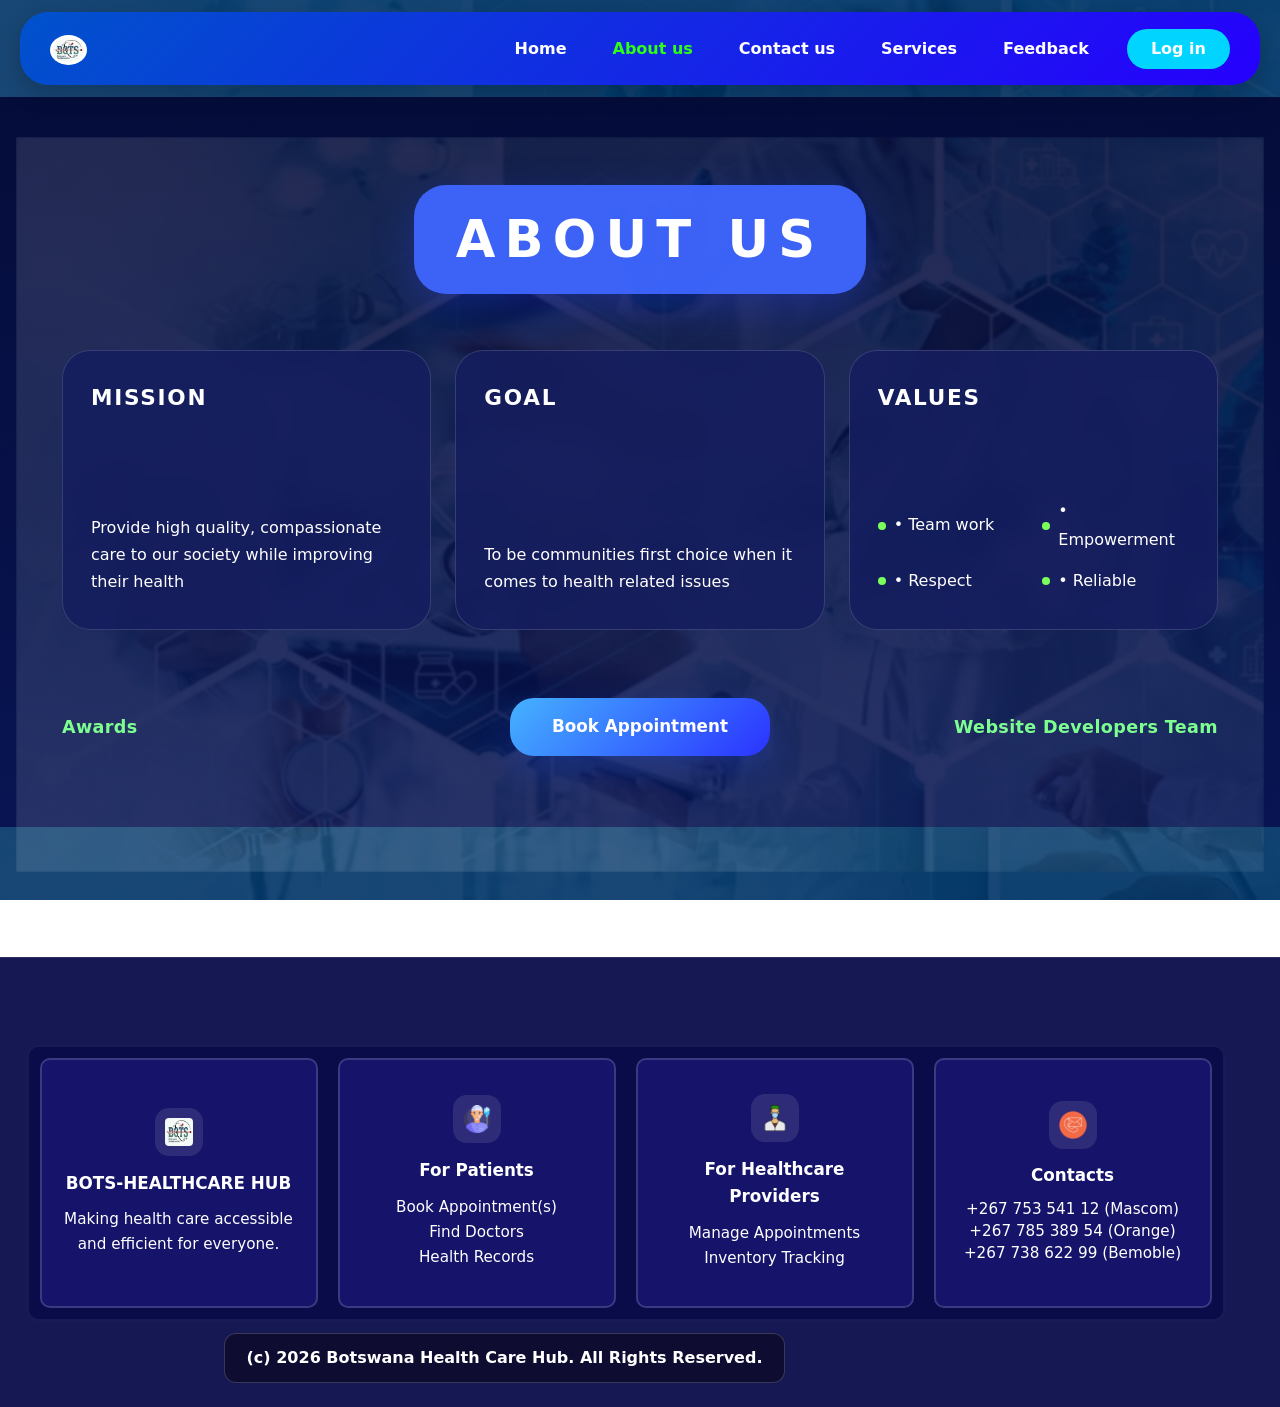
<file: pages/about.html>
<!DOCTYPE html>
<html lang="eng">

<head>
    <meta charset="UTF-8">
    <meta name="viewport" content="width=device-width, initial-scale=1.0">
    <title>BOTS-HEALTHCARE HUB</title>
    <link href="https://cdn.jsdelivr.net/npm/bootstrap@5.3.2/dist/css/bootstrap.min.css" rel="stylesheet">
    <link rel="stylesheet" href="../Styles/styles.css">
    <link rel="stylesheet" href="../Styles/about.css">
</head>

<body>
    <nav class="navbar navbar-expand-lg navbar-dark custom-navbar">
        <div class="navbar-container">
            <a class="navbar-brand" href="#">
                <img src="../images/website logo/background image.png" alt="Logo" height="30" class="d-inline-block align-text-top">
            </a>
            <button class="navbar-toggler" type="button" data-bs-toggle="collapse" data-bs-target="#navbarNav" aria-controls="navbarNav" aria-expanded="false" aria-label="Toggle navigation">
                <span class="navbar-toggler-icon"></span>
            </button>
            <div class="collapse navbar-collapse" id="navbarNav">
                <ul class="navbar-nav ms-auto nav-center">
                    <li class="nav-item"><a class="nav-link" href="home.html">Home</a></li>
                    <li class="nav-item"><a class="nav-link active-nav" href="about.html">About us</a></li>
                    <li class="nav-item"><a class="nav-link" href="contact.html">Contact us</a></li>
                    <li class="nav-item"><a class="nav-link" href="services.html">Services</a></li>
                    <li class="nav-item"><a class="nav-link" href="feedback.html">Feedback</a></li>
                    <li class="nav-item">
                        <a class="btn btn-login" href="login.html">Log in</a>
                    </li>
                </ul>
            </div>
        </div>
    </nav>

    <main class="about-main">
        <section class="about-hero py-5">
            <div class="container about-container">
                <div class="about-title-box text-center mb-5">
                    <h1>ABOUT US</h1>
                </div>

                <div class="about-content">
                    <div class="about-box mission-box">
                        <h3>MISSION</h3>
                        <p>Provide high quality, compassionate care to our society while improving their health</p>
                    </div>

                    <div class="about-box goal-box">
                        <h3>GOAL</h3>
                        <p>To be communities first choice when it comes to health related issues</p>
                    </div>

                    <div class="about-box values-box">
                        <h3>VALUES</h3>
                        <div class="values-list">
                            <span>• Team work</span>
                            <span>• Empowerment</span>
                            <span>• Respect</span>
                            <span>• Reliable</span>
                        </div>
                    </div>
                </div>

                <div class="about-links-section my-5">
                    <div class="about-link-left">
                        <a href="awards.html" class="about-link">Awards</a>
                    </div>
                    <div class="about-button-center">
                        <a href="appointment.html" class="btn btn-book-appointment">Book Appointment</a>
                    </div>
                    <div class="about-link-right">
                        <a href="projectteam.html" class="about-link">Website Developers Team</a>
                    </div>
                </div>
            </div>
        </section>
    </main>

    <footer class="footer-container">
        <div class="footer-panel">
            <div class="footerContent1">
                <img src="../images/website logo/background image.png" alt="logo">
                <p>BOTS-HEALTHCARE HUB</p>
                <p>Making health care accessible and efficient for everyone.</p>
            </div>
            <div class="footerContent2">
                <img src="../images/icons/landing page icons/patient.png" alt="Patient icon">
                <p>For Patients</p>
                <p>Book Appointment(s) <br> Find Doctors <br> Health Records</p>
            </div>
            <div class="footerContent3">
                <img src="../images/icons/landing page icons/For healthcare providers.png" alt="Healthcare Providers icon">
                <p>For Healthcare Providers</p>
                <p>Manage Appointments <br> Inventory Tracking</p>
            </div>
            <div class="footerContent4">
                <img src="../images/icons/landing page icons/contact-us.png" alt="Contacts icon">
                <p>Contacts</p>
                <p>+267 753 541 12 (Mascom) <br> +267 785 389 54 (Orange) <br> +267 738 622 99 (Bemoble)</p>
            </div>
        </div>
        <div class="footer-bottom">
            <p>(c) 2026 Botswana Health Care Hub. All Rights Reserved.</p>
        </div>
    </footer>
    <script src="https://cdn.jsdelivr.net/npm/bootstrap@5.3.2/dist/js/bootstrap.bundle.min.js"></script>
    <script src="../appointment-redirect.js"></script>
</body>
</html>
</file>
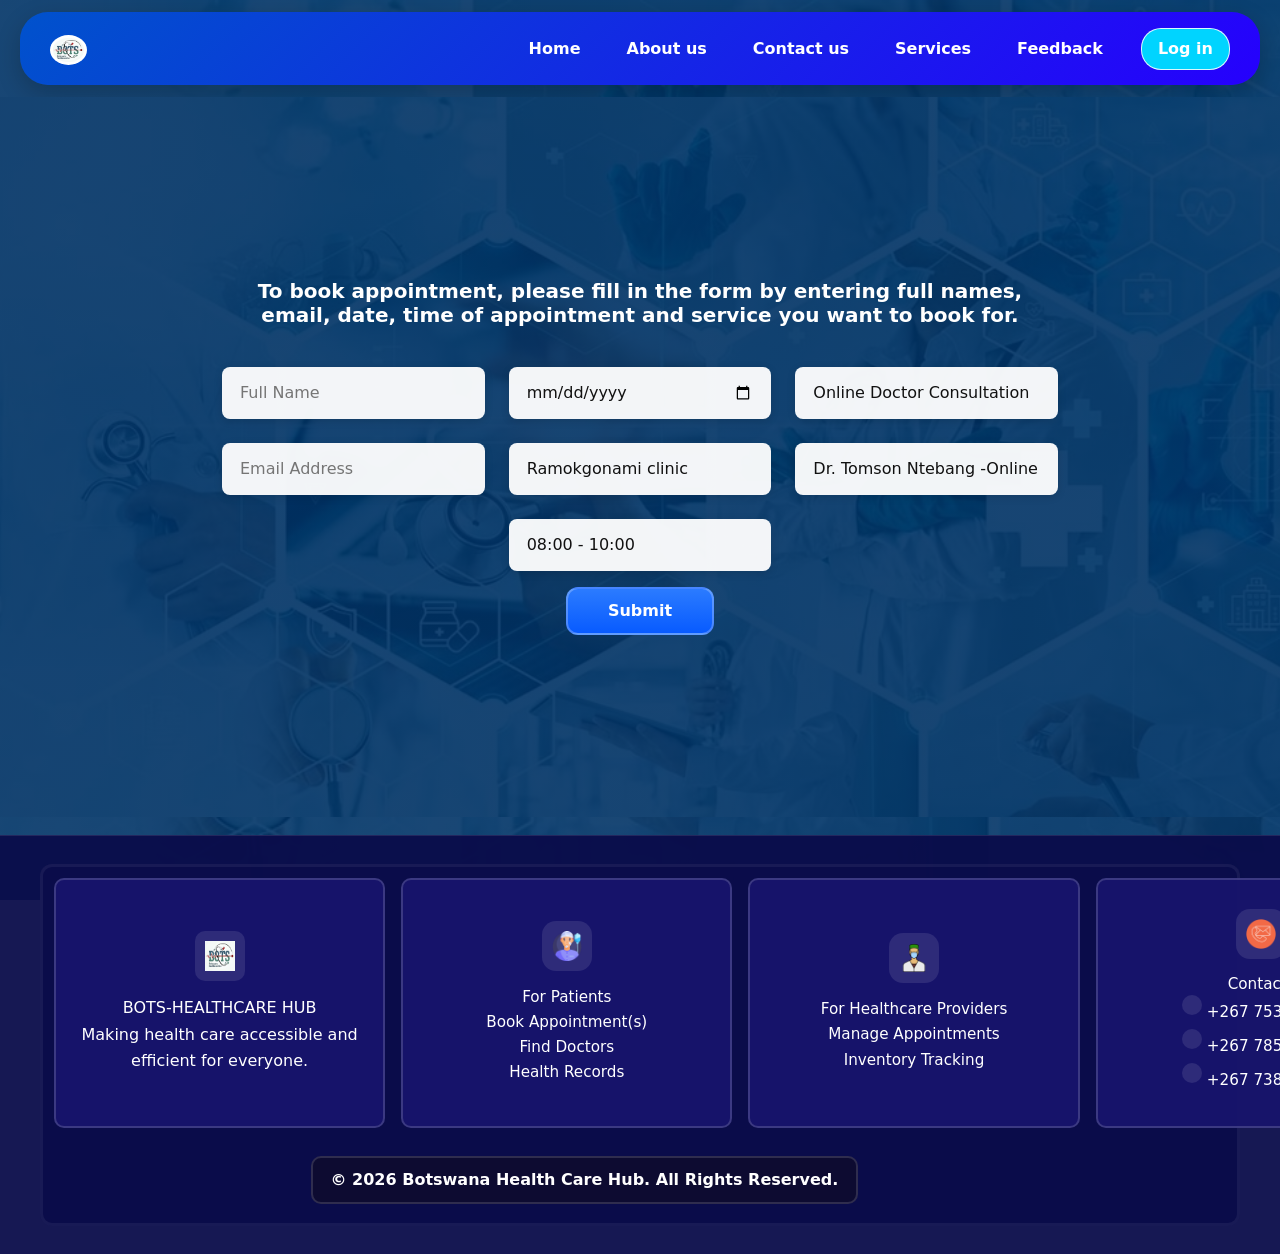
<file: pages/appointment.html>
<!DOCTYPE html>
<html lang="eng">

<head>
    <meta charset="UTF-8">
    <meta name="viewport" content="width=device-width, initial-scale=1.0">
    <title>
        BOTS-HEALTHCARE HUB
    </title>
    <link href="https://cdn.jsdelivr.net/npm/bootstrap@5.3.2/dist/css/bootstrap.min.css" rel="stylesheet">
    <link rel="stylesheet" href="../Styles/styles.css">
    <link rel="stylesheet" href="../Styles/appointment.css">
</head>

<body>
    <nav class="navbar navbar-expand-lg navbar-dark custom-navbar">
        <div class="navbar-container">
            <a class="navbar-brand" href="#">
                <img src="../images/website logo/background image.png" alt="Logo" height="30" class="d-inline-block align-text-top">
            </a>
            <button class="navbar-toggler" type="button" data-bs-toggle="collapse" data-bs-target="#navbarNav" aria-controls="navbarNav" aria-expanded="false" aria-label="Toggle navigation">
                <span class="navbar-toggler-icon"></span>
            </button>
            <div class="collapse navbar-collapse" id="navbarNav">
                <ul class="navbar-nav ms-auto nav-center">
                    <li class="nav-item"><a class="nav-link" href="home.html">Home</a></li>
                    <li class="nav-item"><a class="nav-link" href="about.html">About us</a></li>
                    <li class="nav-item"><a class="nav-link" href="contact.html">Contact us</a></li>
                    <li class="nav-item"><a class="nav-link" href="services.html">Services</a></li>
                    <li class="nav-item"><a class="nav-link" href="feedback.html">Feedback</a></li>
                    <li class="nav-item">
                        <a class="btn btn-login" href="login.html">Log in</a>
                    </li>
                </ul>
            </div>
        </div>
    </nav>

    <section class="hero-section appointment-hero">
        <div class="hero-background" style="background-image: url('../images/background/services background.jpg');"></div>
        <div class="hero-overlay"></div>
        <div class="hero-content container">
            <h2 class="hero-instruction">To book appointment, please fill in the form by entering full names, email, date, time of appointment and service you want to book for.</h2>

            <form onsubmit="return validateForm()" class="appointment-form">
                <div class="row g-4">
                    <div class="col-12 col-md-4">
                        <input type="text" placeholder="Full Name" required>
                    </div>
                    <div class="col-12 col-md-4">
                        <input type="date" placeholder="mm/dd/yyyy" required>
                    </div>
                    <div class="col-12 col-md-4">
                        <select required>

            <option>
                Online Doctor Consultation 
            </option>

            <option>
                Xray 
            </option>

            <option>
                Maternity 
            </option>

            <option>
                Surgery 
            </option>

            <option>
                Arbotion 
            </option>

            <option>
                Dental
            </option>

            <option>
                Pregnancy Checkup
            </option>

            <option>
                Rehabilitation
            </option>

            <option>
                Contraceptives
            </option>

            <option>
                Prescription
            </option>

                        </select>
                    </div>

                    <div class="col-12 col-md-4">
                        <input type="email" placeholder="Email Address" required>
                    </div>
                    <div class="col-12 col-md-4">
                        <select name="location" required>
                            <option value="">Ramokgonami clinic</option>
                            <option value="Gaborone Private Hospital">Gaborone Private Hospital</option>
                            <option value="Bokamoso Private Hospital">Bokamoso Private Hospital</option>
                            <option value="Bamalete Lutheran Hospital">Bamalete Lutheran Hospital</option>
                            <option value="Scottish Livingstone Hospital">Scottish Livingstone Hospital</option>
                            <option value="Letsholathebe II Memorial Hospital">Letsholathebe II Memorial Hospital</option>
                            <option value="Princess Marina Hospital">Princess Marina Hospital</option>
                            <option value="Bontleng Hospital">Bontleng Hospital</option>
                            <option value="Sefhare Hospital">Sefhare Hospital</option>
                            <option value="Maun General Hospital">Maun General Hospital</option>
                            <option value="Ramotswa Hospital">Ramotswa Hospital</option>
                            <option value="Nyangabgwe Referral Hospital">Nyangabgwe Referral Hospital</option>
                            <option value="Kanye Seventh-day Adventist Hospital">Kanye Seventh-day Adventist Hospital</option>
                            <option value="Mahalapye District Hospital">Mahalapye District Hospital</option>
                            <option value="Sekgoma Memorial Hospital">Sekgoma Memorial Hospital</option>
                            <option value="Sbrana Psychiatric Hospital">Sbrana Psychiatric Hospital</option>
                        </select>
                    </div>
                    <div class="col-12 col-md-4">
                        <select name="Medical Specialists" required>

            <option>
                Dr. Tomson Ntebang -Online Doctor Consultation
            </option>

            <option>
                Dr Mitchell Robet - Online Doctor Consultation
            </option>

            <option>
                Dr Neo Praise Lebang - Surgery
            </option>

            <option>
                Dr. Tshegofatso Patricia Relaeng - Surgery
            </option>

            <option>
                Dr. Boineelo Sepape - Xray
            </option>

            <option>
                Vencatachellapathee Dickoerkorer - Xray
            </option>

            <option>
                Dr. Phenyo Semadi - Prescription
            </option>

            <option>
                Moakanyi Mogolo - Prescription
            </option>

            <option>
                Dr. Mpho Rorisang - Rehabilitation
            </option>

            <option>
                Dr.  Setshego Lela- Rehabilitation
            </option>

            <option>
                Dr.  Sophie Sarah Britain - Maternity
            </option>

            <option>Dr maitumelo Gabaakoge - Maternity

            </option>

            <option>
                Dr. Taylor Lockward - Dental
            </option>

            <option>
                Dr Sechele Seithamo - Dental
            </option>

            <option>
                Dr. Linda Anderso - Pregnancy Checkup
            </option>

            <option>
                Dr.  Laone Mosepele - Pregnancy Checkup
            </option>

            <option>
                Dr. Josephen Motaung - Contraceptives
            </option>

            <option>
                Dr.  Maatla Serame - Contraceptives
            </option>

            <option>
                Dr.  Antony Keikanantse - Arbotion
            </option>

            <option>
                Dr Faith Mistakers - Arbortion
            </option>

                        </select>
                    </div>

                    <div class="col-12 col-md-4 offset-md-4">
                        <select required>

            <option>
                08:00 - 10:00
            </option>

            <option>
                10:00 - 12:00
            </option>

            <option>
                12:00 - 14:00
            </option>

            <option>
                14:00 - 16:00
            </option>

            <option>
                16:00 - 18:00
            </option>

                        </select>
                    </div>

                    <div class="col-12 text-center mt-3">
                        <button type="submit" class="btn btn-primary submit-btn">Submit</button>
                    </div>
                </div>
            </form>
        </div>
    </section>

    <footer class="footer-container">
        <div class="footer-panel">
            <div class="footerContent1">
                <img src="../images/website logo/background image.png" alt="logo" style="height: 50px; width: 50px; border-radius: 10px;">
                <p>BOTS-HEALTHCARE HUB</p>
                <p>Making health care accessible and efficient for everyone.</p>
            </div>

            <div class="footerContent2">
                <img src="../images/icons/landing page icons/patient.png" alt="Patient icon" style="height: 50px; width: 50px;">
                <p>For Patients</p>
                <p>Book Appointment(s) <br> Find Doctors <br> Health Records</p>
            </div>

            <div class="footerContent3">
                <img src="../images/icons/landing page icons/For healthcare providers.png" alt="Healthcare Providers icon" style="height: 50px; width: 50px;">
                <p>For Healthcare Providers</p>
                <p>Manage Appointments <br> Inventory Tracking <br></p>
            </div>

            <div class="footerContent4">
                <img src="../images/icons/landing page icons/contact-us.png" alt="Contacts icon" style="height: 50px; width: 50px;">
                <p>Contacts</p>
                <p><img src="../images/icons/landing page icons/mascom.png" style="width: 20px; height: 20px; border-radius: 10px;"> +267 753 541 12 <br><img src="../images/icons/landing page icons/Orange.png" style="width: 20px; height: 20px;"> +267 785 389 54 <br> <img src="../images/icons/landing page icons/BTC.jpg" style="width: 20px; height: 20px;"> +267 738 622 99 </p>
            </div>

            <div class="footer-bottom">
                <p>&copy; 2026 Botswana Health Care Hub. All Rights Reserved.</p>
            </div>
        </div>
    </footer>
    <script src="https://cdn.jsdelivr.net/npm/bootstrap@5.3.2/dist/js/bootstrap.bundle.min.js"></script>

</body>
</html>
</file>
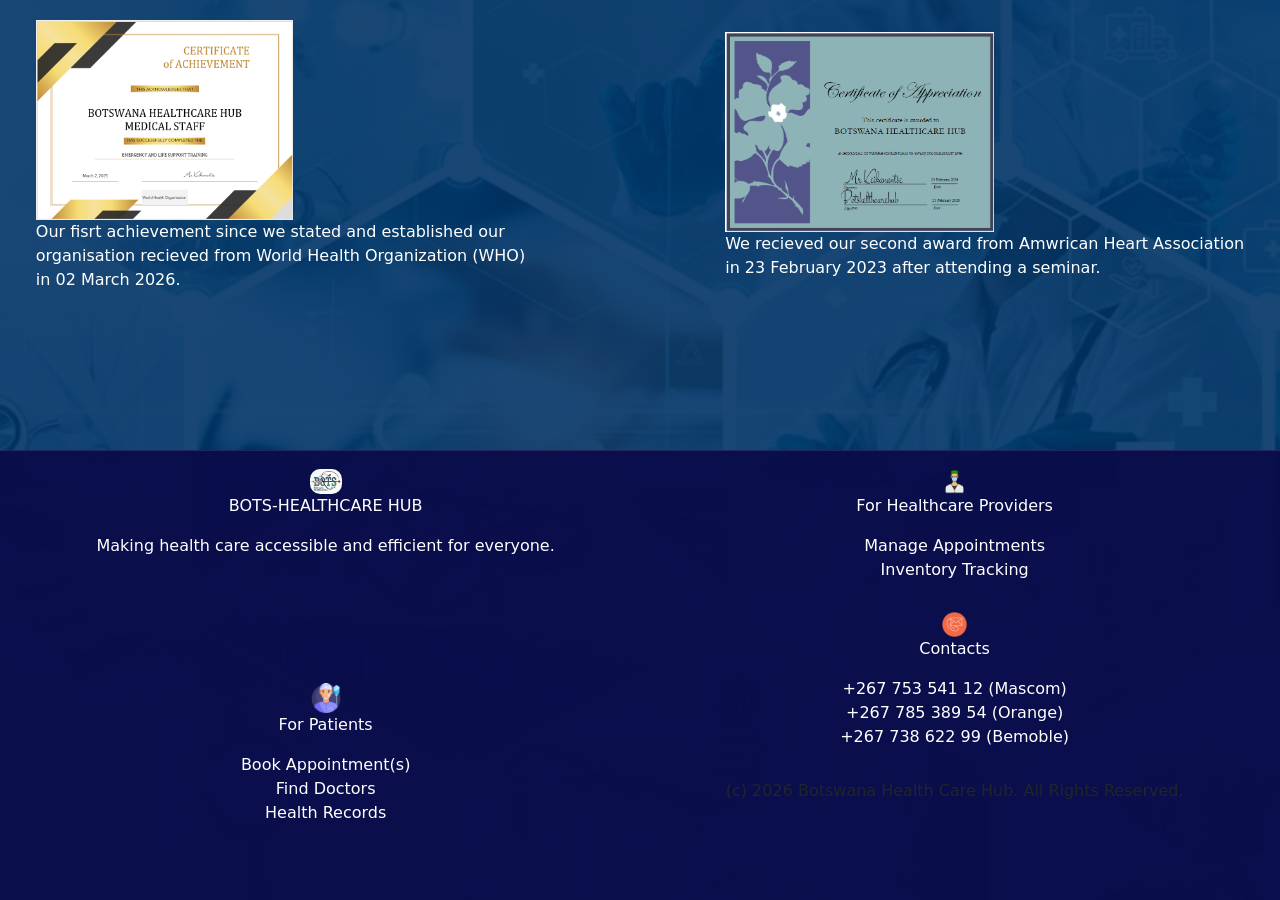
<file: pages/awards.html>
<!DOCTYPE html>
<html lang="eng">

<head>
    <meta charset="UTF-8">
    <meta name="viewport" content="width=device-width, initial-scale=1.0">
    <title>BOTS-HEALTHCARE HUB</title>
    <link href="https://cdn.jsdelivr.net/npm/bootstrap@5.3.2/dist/css/bootstrap.min.css" rel="stylesheet">
    <link rel="stylesheet" href="../Styles/styles.css">
</head>

<body>
   
<main>
    <section class="awards">

        <div class="fisrt-cert">
            <img src="../images/Awards/First Certificate.png" alt="First award" style="max-height: 200px;">
            <p>
                Our fisrt achievement since we stated and established our <br> organisation recieved from World Health Organization (WHO) <br> in 02 March 2026.
            </p>

        </div>

        <div class="second-cert">
            <img src="../images/Awards/Second Certificate .png" alt="Second award" style="max-height: 200px;">
            <p>
                We recieved our second award from Amwrican Heart Association <br> in 23 February 2023 after attending a seminar.
            </p>
        </div>

        </div>

    </section>
    
</main>

    <footer class="footer-container">
        <div class="footerContent1">
            <img src="../images/website logo/background image.png" alt="logo" style="height: 25px; border-radius: 10px;">
            <p>BOTS-HEALTHCARE HUB</p>
            <p>Making health care accessible and efficient for everyone.</p>
        </div>
        <div class="footerContent2">
            <img src="../images/icons/landing page icons/patient.png" alt="Patient icon" style="height: 30px;">
            <p>For Patients</p>
            <p>Book Appointment(s) <br> Find Doctors <br> Health Records</p>
        </div>
        <div class="footerContent3">
            <img src="../images/icons/landing page icons/For healthcare providers.png" alt="Healthcare Providers icon" style="height: 25px;">
            <p>For Healthcare Providers</p>
            <p>Manage Appointments <br> Inventory Tracking <br></p>
        </div>
        <div class="footerContent4">
            <img src="../images/icons/landing page icons/contact-us.png" alt="Contacts icon" style="height: 25px;">
            <p>Contacts</p>
            <p>+267 753 541 12 (Mascom) <br> +267 785 389 54 (Orange) <br> +267 738 622 99 (Bemoble)</p>
        </div>
        <div class="footerContent5">
            <p>(c) 2026 Botswana Health Care Hub. All Rights Reserved.</p>
        </div>
    </footer>

    <script src="https://cdn.jsdelivr.net/npm/bootstrap@5.3.2/dist/js/bootstrap.bundle.min.js"></script>
</body>
</html>
</file>
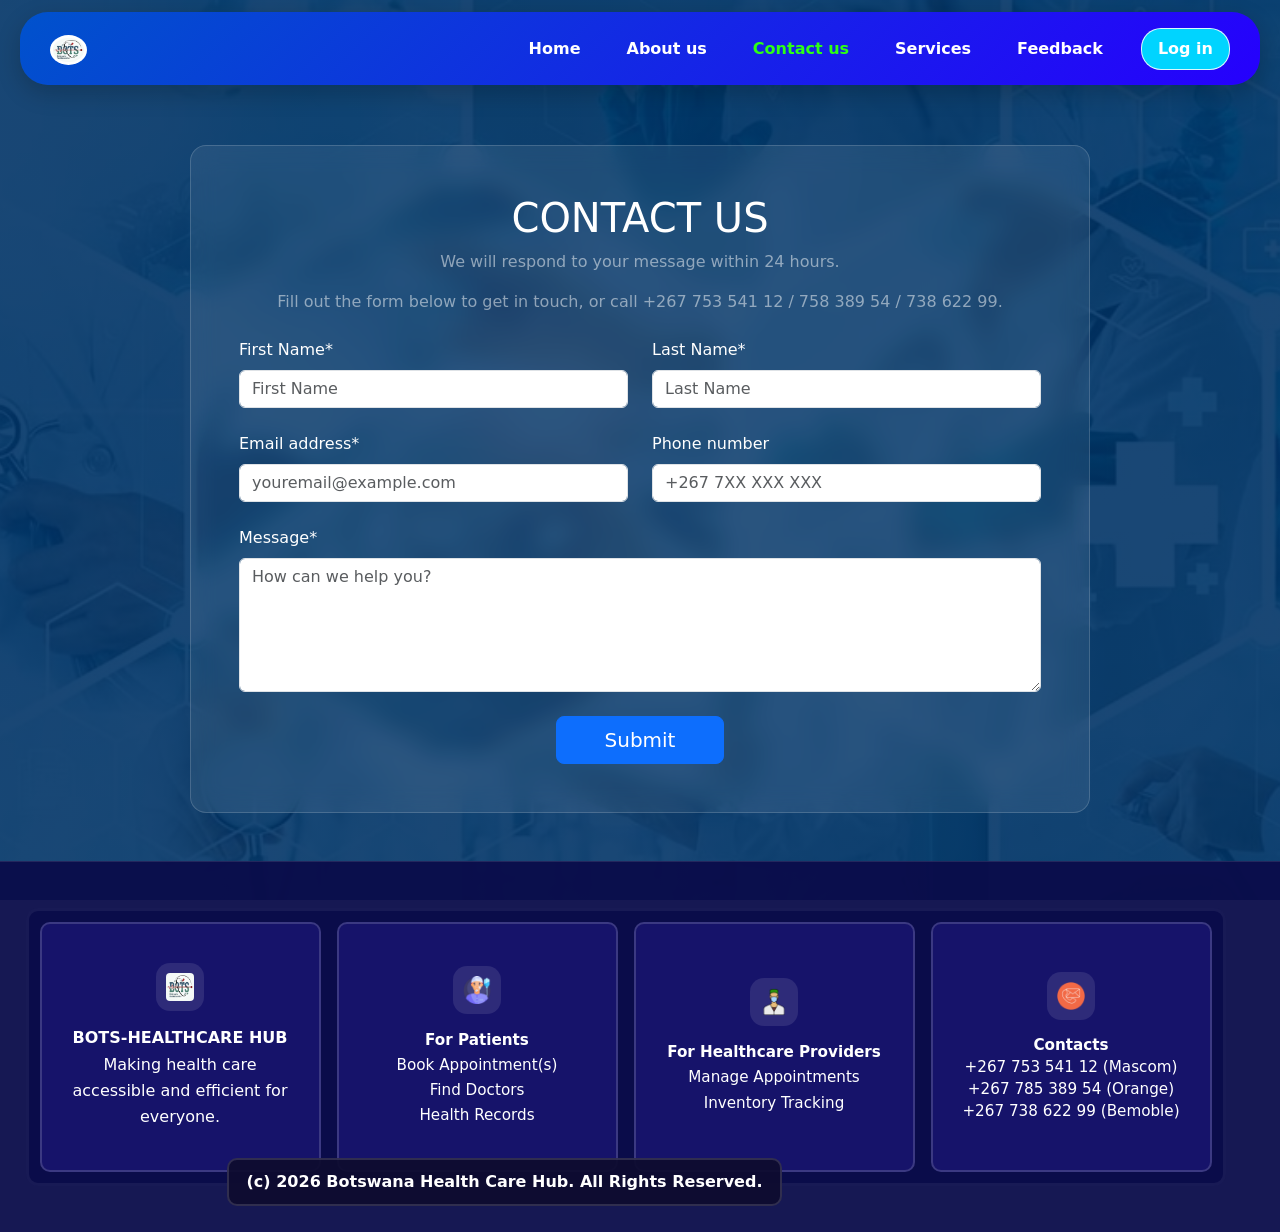
<file: pages/contact.html>
<!DOCTYPE html>
<html lang="eng">

<head>
    <meta charset="UTF-8">
    <meta name="viewport" content="width=device-width, initial-scale=1.0">
    <title>BOTS-HEALTHCARE HUB</title>
    <link href="https://cdn.jsdelivr.net/npm/bootstrap@5.3.2/dist/css/bootstrap.min.css" rel="stylesheet">
    <link rel="stylesheet" href="../Styles/styles.css">
</head>

<body>

    <nav class="navbar navbar-expand-lg navbar-dark custom-navbar">
        <div class="navbar-container">
            <a class="navbar-brand" href="#">
                <img src="../images/website logo/background image.png" alt="Logo" height="30" class="d-inline-block align-text-top">
            </a>
            <button class="navbar-toggler" type="button" data-bs-toggle="collapse" data-bs-target="#navbarNav" aria-controls="navbarNav" aria-expanded="false" aria-label="Toggle navigation">
                <span class="navbar-toggler-icon"></span>
            </button>
            <div class="collapse navbar-collapse" id="navbarNav">
                <ul class="navbar-nav ms-auto nav-center">
                    <li class="nav-item"><a class="nav-link" href="home.html">Home</a></li>
                    <li class="nav-item"><a class="nav-link" href="about.html">About us</a></li>
                    <li class="nav-item"><a class="nav-link active-nav" href="contact.html">Contact us</a></li>
                    <li class="nav-item"><a class="nav-link" href="services.html">Services</a></li>
                    <li class="nav-item"><a class="nav-link" href="feedback.html">Feedback</a></li>
                    <li class="nav-item">
                        <a class="btn btn-login" href="login.html">Log in</a>
                    </li>
                </ul>
            </div>
        </div>
    </nav>

    <main class="container py-5">
        <div class="contact-card mx-auto p-4 p-lg-5 rounded-4" style="max-width: 900px; background: rgba(255,255,255,0.08); backdrop-filter: blur(12px); border: 1px solid rgba(255,255,255,0.16);">
            <div class="text-center mb-4">
                <h1 class="text-white">CONTACT US</h1>
                <p class="text-white-50">We will respond to your message within 24 hours.</p>
                <p class="text-white-50">Fill out the form below to get in touch, or call +267 753 541 12 / 758 389 54 / 738 622 99.</p>
            </div>

            <form id="contactForm" class="row g-4 needs-validation" action="#" method="post" novalidate>
                <div class="col-12 col-md-6">
                    <label class="form-label text-white">First Name*</label>
                    <input type="text" class="form-control" name="name" placeholder="First Name" required>
                    <div class="invalid-feedback">Please enter your first name.</div>
                </div>
                <div class="col-12 col-md-6">
                    <label class="form-label text-white">Last Name*</label>
                    <input type="text" class="form-control" name="surname" placeholder="Last Name" required>
                    <div class="invalid-feedback">Please enter your last name.</div>
                </div>
                <div class="col-12 col-md-6">
                    <label class="form-label text-white">Email address*</label>
                    <input type="email" class="form-control" name="email" placeholder="youremail@example.com" required>
                    <div class="invalid-feedback">Please enter a valid email address.</div>
                </div>
                <div class="col-12 col-md-6">
                    <label class="form-label text-white">Phone number</label>
                    <input type="tel" inputmode="tel" class="form-control" name="phone" placeholder="+267 7XX XXX XXX">
                </div>
                <div class="col-12">
                    <label class="form-label text-white">Message*</label>
                    <textarea class="form-control" name="message" rows="5" placeholder="How can we help you?" required></textarea>
                    <div class="invalid-feedback">Please enter your message.</div>
                </div>
                <div class="col-12 text-center">
                    <button type="submit" class="btn btn-primary btn-lg px-5">Submit</button>
                </div>
            </form>
        </div>
    </main>

    <footer class="footer-container">
        <div class="footer-panel">
            <div class="footerContent1">
                <img src="../images/website logo/background image.png" alt="logo">
                <p><strong>BOTS-HEALTHCARE HUB</strong></p>
                <p>Making health care accessible and efficient for everyone.</p>
            </div>
            <div class="footerContent2">
                <img src="../images/icons/landing page icons/patient.png" alt="Patient icon">
                <p><strong>For Patients</strong></p>
                <p>Book Appointment(s) <br> Find Doctors <br> Health Records</p>
            </div>
            <div class="footerContent3">
                <img src="../images/icons/landing page icons/For healthcare providers.png" alt="Healthcare Providers icon">
                <p><strong>For Healthcare Providers</strong></p>
                <p>Manage Appointments <br> Inventory Tracking</p>
            </div>
            <div class="footerContent4">
                <img src="../images/icons/landing page icons/contact-us.png" alt="Contacts icon">
                <p><strong>Contacts</strong></p>
                <p>+267 753 541 12 (Mascom) <br> +267 785 389 54 (Orange) <br> +267 738 622 99 (Bemoble)</p>
            </div>
        </div>
        <div class="footer-bottom">
            <p>(c) 2026 Botswana Health Care Hub. All Rights Reserved.</p>
        </div>
    </footer>
    <script src="https://cdn.jsdelivr.net/npm/bootstrap@5.3.2/dist/js/bootstrap.bundle.min.js"></script>
    <script src="../contact.js"></script>

</body>
</html>
</file>
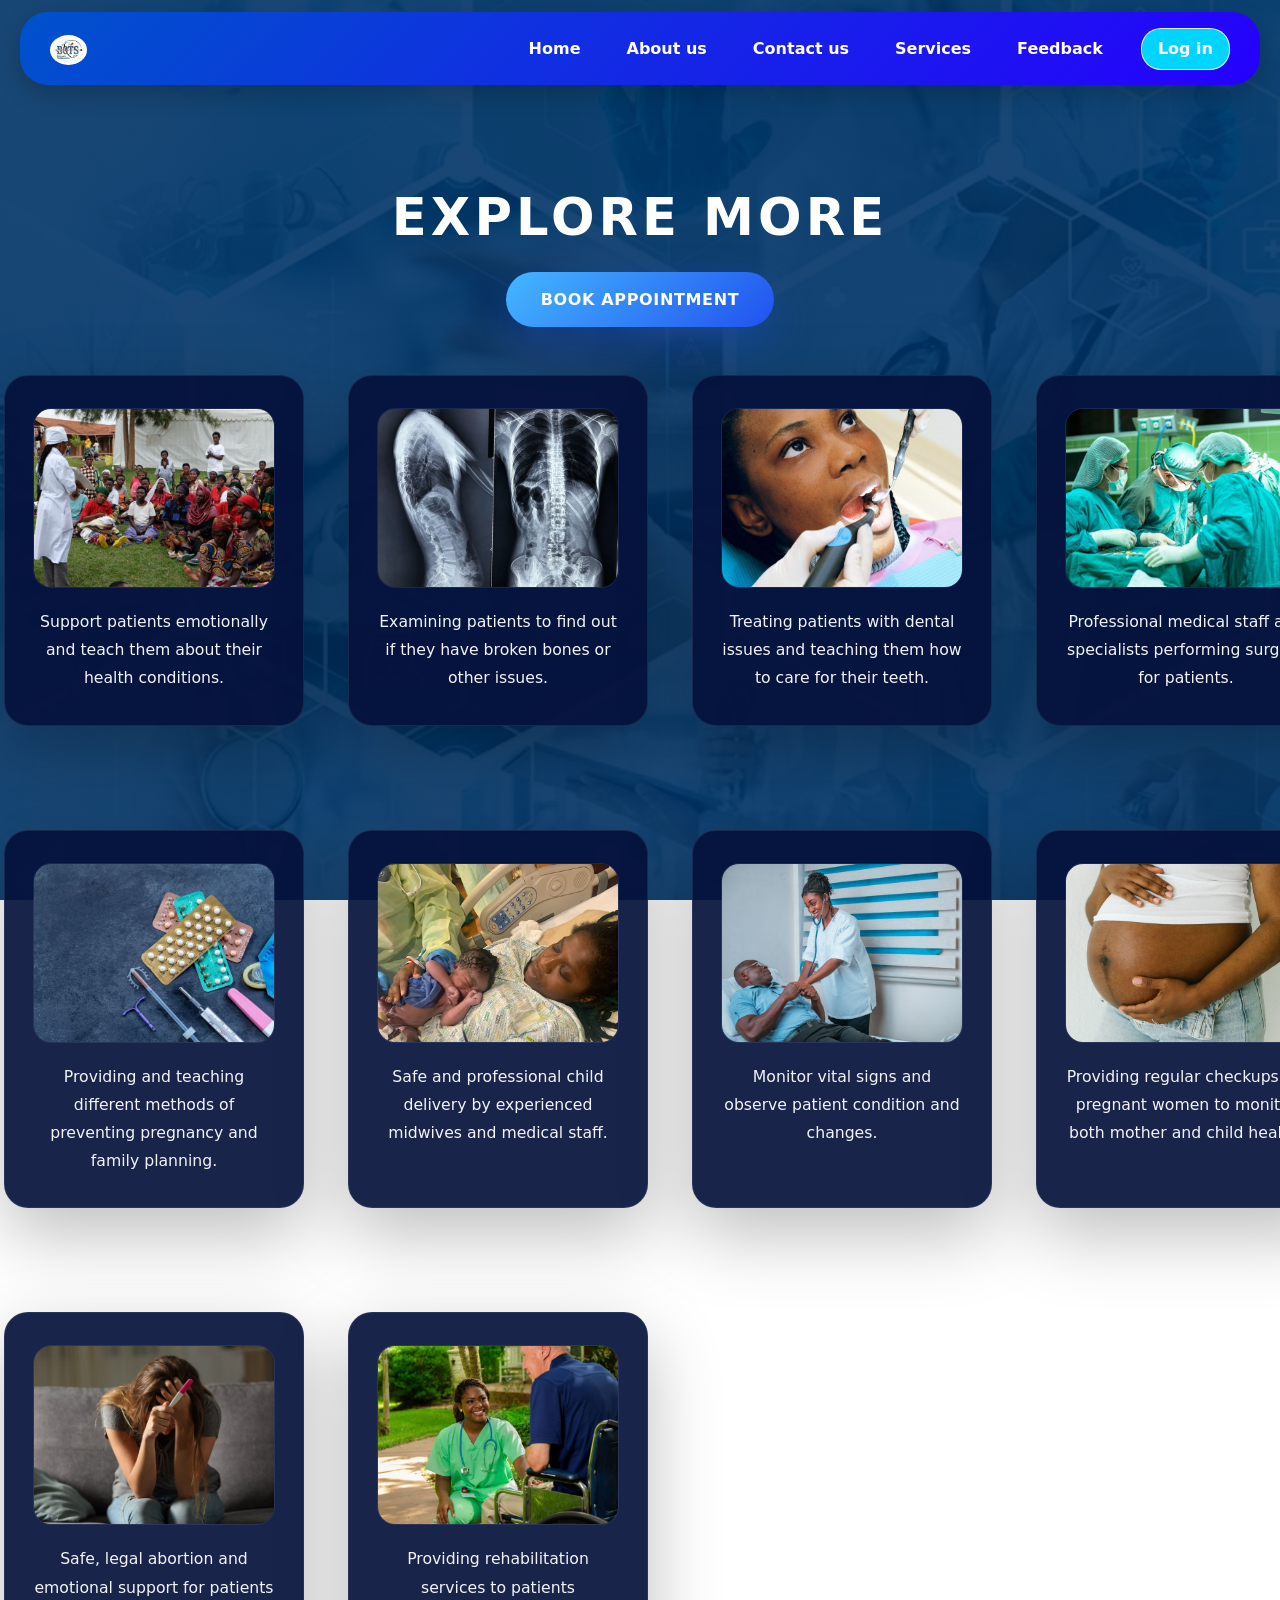
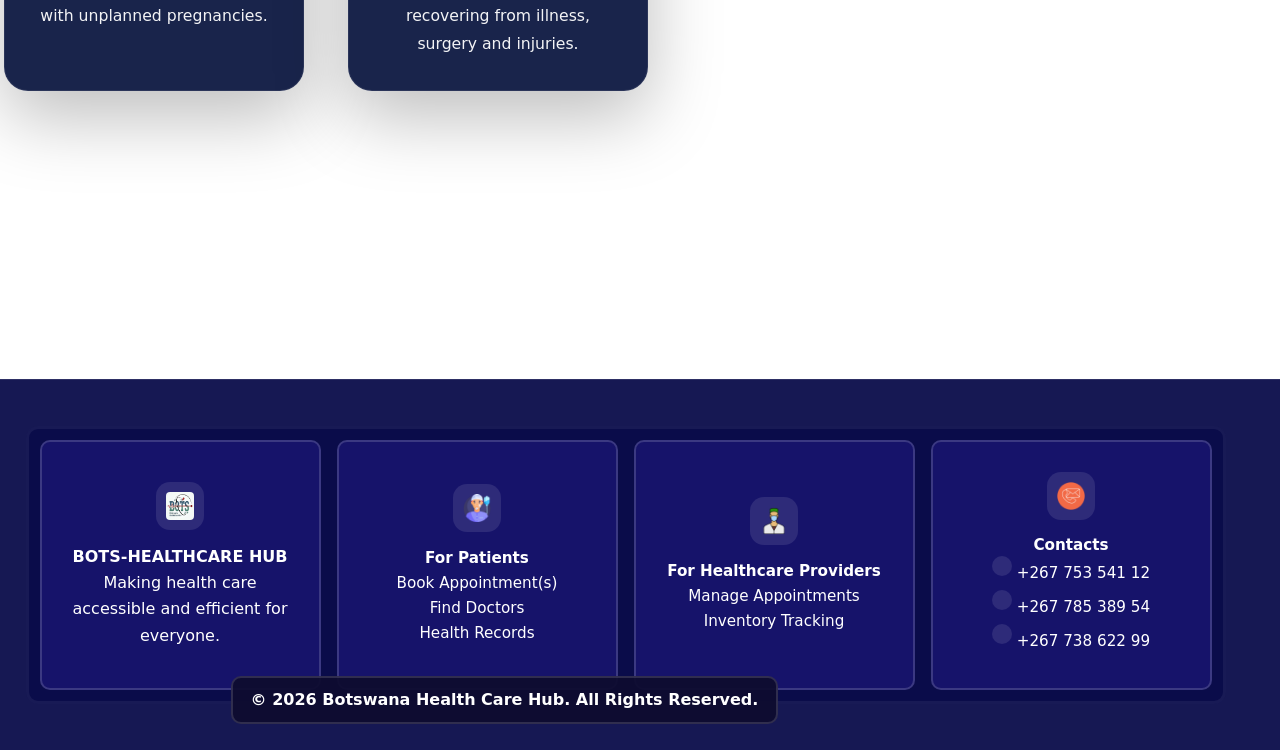
<file: pages/explore.html>
<!DOCTYPE html>
<html lang="en">
<head>
    <meta charset="UTF-8">
    <meta name="viewport" content="width=device-width, initial-scale=1.0">
    <title>BOTS-HEALTHCARE HUB</title>
    <link href="https://cdn.jsdelivr.net/npm/bootstrap@5.3.2/dist/css/bootstrap.min.css" rel="stylesheet">
    <link rel="stylesheet" href="../Styles/styles.css">
    <link rel="stylesheet" href="../Styles/explore.css">
</head>

<body>

    <nav class="navbar navbar-expand-lg navbar-dark custom-navbar">
        <div class="navbar-container">
            <a class="navbar-brand" href="#">
                <img src="../images/website logo/background image.png" alt="Logo" height="30" class="d-inline-block align-text-top">
            </a>
            <button class="navbar-toggler" type="button" data-bs-toggle="collapse" data-bs-target="#navbarNav" aria-controls="navbarNav" aria-expanded="false" aria-label="Toggle navigation">
                <span class="navbar-toggler-icon"></span>
            </button>
            <div class="collapse navbar-collapse" id="navbarNav">
                <ul class="navbar-nav ms-auto nav-center">
                    <li class="nav-item"><a class="nav-link" href="home.html">Home</a></li>
                    <li class="nav-item"><a class="nav-link" href="about.html">About us</a></li>
                    <li class="nav-item"><a class="nav-link" href="contact.html">Contact us</a></li>
                    <li class="nav-item"><a class="nav-link" href="services.html">Services</a></li>
                    <li class="nav-item"><a class="nav-link" href="feedback.html">Feedback</a></li>
                    <li class="nav-item">
                        <a class="btn btn-login" href="login.html">Log in</a>
                    </li>
                </ul>
            </div>
        </div>
    </nav>

    <main class="explore-main body">
        <h1 class="text-center">Explore More</h1>

        <div class="text-center mt-4">
            <a href="../pages/appointment.html" class="bk-app-btn">Book Appointment</a>
        </div>
        
        
        <section class="explore-content">

            <div class="teaching explore-card">
                <img src="../images/explore-more/health-teachings.jpg" alt="A nurse teaching the community about their health conditions in a meeting">
                <p class="communicate">
                    Support patients emotionally and teach them about their health conditions.
                </p>
            </div>

            <div class="x-ray explore-card">
                <img src="../images/explore-more/Xray.jpg" alt="Xray picture of a patient">
                <p class="x-ray-p">
                    Examining patients to find out if they have broken bones or other issues.
                </p>
            </div>

            <div class="dental explore-card">
                <img src="../images/explore-more/dental-care.jpg" alt="dental treatment">
                <p class="dental-p">
                    Treating patients with dental issues and teaching them how to care for their teeth.
                </p>
            </div>

            <div class="surgery explore-card">
                <img src="../images/explore-more/doctors-performing surgery.jpg" alt="surgery">
                <p class="surgery-p">
                    Professional medical staff and specialists performing surgery for patients.
                </p>
            </div>

            <div class="birth-control-methhods practices explore-card">
                <img src="../images/explore-more/birth control.jpg" alt="different birth control methods">
                <p class="birth-control">
                    Providing and teaching different methods of preventing pregnancy and family planning.
                </p>
            </div>

            <div class="delivery explore-card">
                <img src="../images/explore-more/birth-deliver.jpg" alt="A woman giving birth">
                <p class="birth delivery">
                    Safe and professional child delivery by experienced midwives and medical staff.
                </p>
            </div>

            <div class="care-4-patients explore-card">
                <img src="../images/explore-more/patient monitoring.jpg" alt="nurse monitoring patient health">
                <p class="p-care">
                    Monitor vital signs and observe patient condition and changes.
                </p>
            </div>

            <div class="checkups explore-card">
                <img src="../images/explore-more/love a simple yet special & memorable maternity session — at @noahsocial_studio 🤍.jpg" alt="Pregnant woman coming for check up">
                <p class="pregnancy">
                    Providing regular checkups for pregnant women to monitor both mother and child health.
                </p>
            </div>

            <div class="arbotion explore-card">
                <img src="../images/explore-more/unplanned pregnancy.jpg" alt="Patients stressed by unwanted pregnancy">
                <p class="unwanted-pregnancy">
                    Safe, legal abortion and emotional support for patients with unplanned pregnancies.
                </p>
            </div>

            <div class="rehabbilitation explore-card">
                <img src="../images/explore-more/rehab.jpg" alt="Patient provided with rehab service">
                <p class="rehab">
                    Providing rehabilitation services to patients recovering from illness, surgery and injuries.
                </p>
            </div>
            
        </section>

    </main>

    <footer class="footer-container">
        <div class="footer-panel">
            <div class="footerContent1">
                <img src="../images/website logo/background image.png" alt="logo">
                <p class="footer-title">BOTS-HEALTHCARE HUB</p>
                <p>Making health care accessible and efficient for everyone.</p>
            </div>
            <div class="footerContent2">
                <img src="../images/icons/landing page icons/patient.png" alt="Patient icon">
                <p class="footer-title">For Patients</p>
                <p>Book Appointment(s) <br> Find Doctors <br> Health Records</p>
            </div>
            <div class="footerContent3">
                <img src="../images/icons/landing page icons/For healthcare providers.png" alt="Healthcare Providers icon">
                <p class="footer-title">For Healthcare Providers</p>
                <p>Manage Appointments <br> Inventory Tracking</p>
            </div>
            <div class="footerContent4">
                <img src="../images/icons/landing page icons/contact-us.png" alt="Contacts icon">
                <p class="footer-title">Contacts</p>
                <p><img src="../images/icons/landing page icons/mascom.png" alt="Mascom icon" style="width: 20px; height: 20px; border-radius: 50%;"> +267 753 541 12<br>
                <img src="../images/icons/landing page icons/Orange.png" alt="Orange icon" style="width: 20px; height: 20px; border-radius: 50%;"> +267 785 389 54<br>
                <img src="../images/icons/landing page icons/BTC.jpg" alt="Bemobile icon" style="width: 20px; height: 20px; border-radius: 50%;"> +267 738 622 99</p>
            </div>
        </div>
        <div class="footer-bottom">
            <p>&copy; 2026 Botswana Health Care Hub. All Rights Reserved.</p>
        </div>
    </footer>
    <script src="https://cdn.jsdelivr.net/npm/bootstrap@5.3.2/dist/js/bootstrap.bundle.min.js"></script>
    <script src="../appointment-redirect.js"></script>
</body>
</html>
</file>
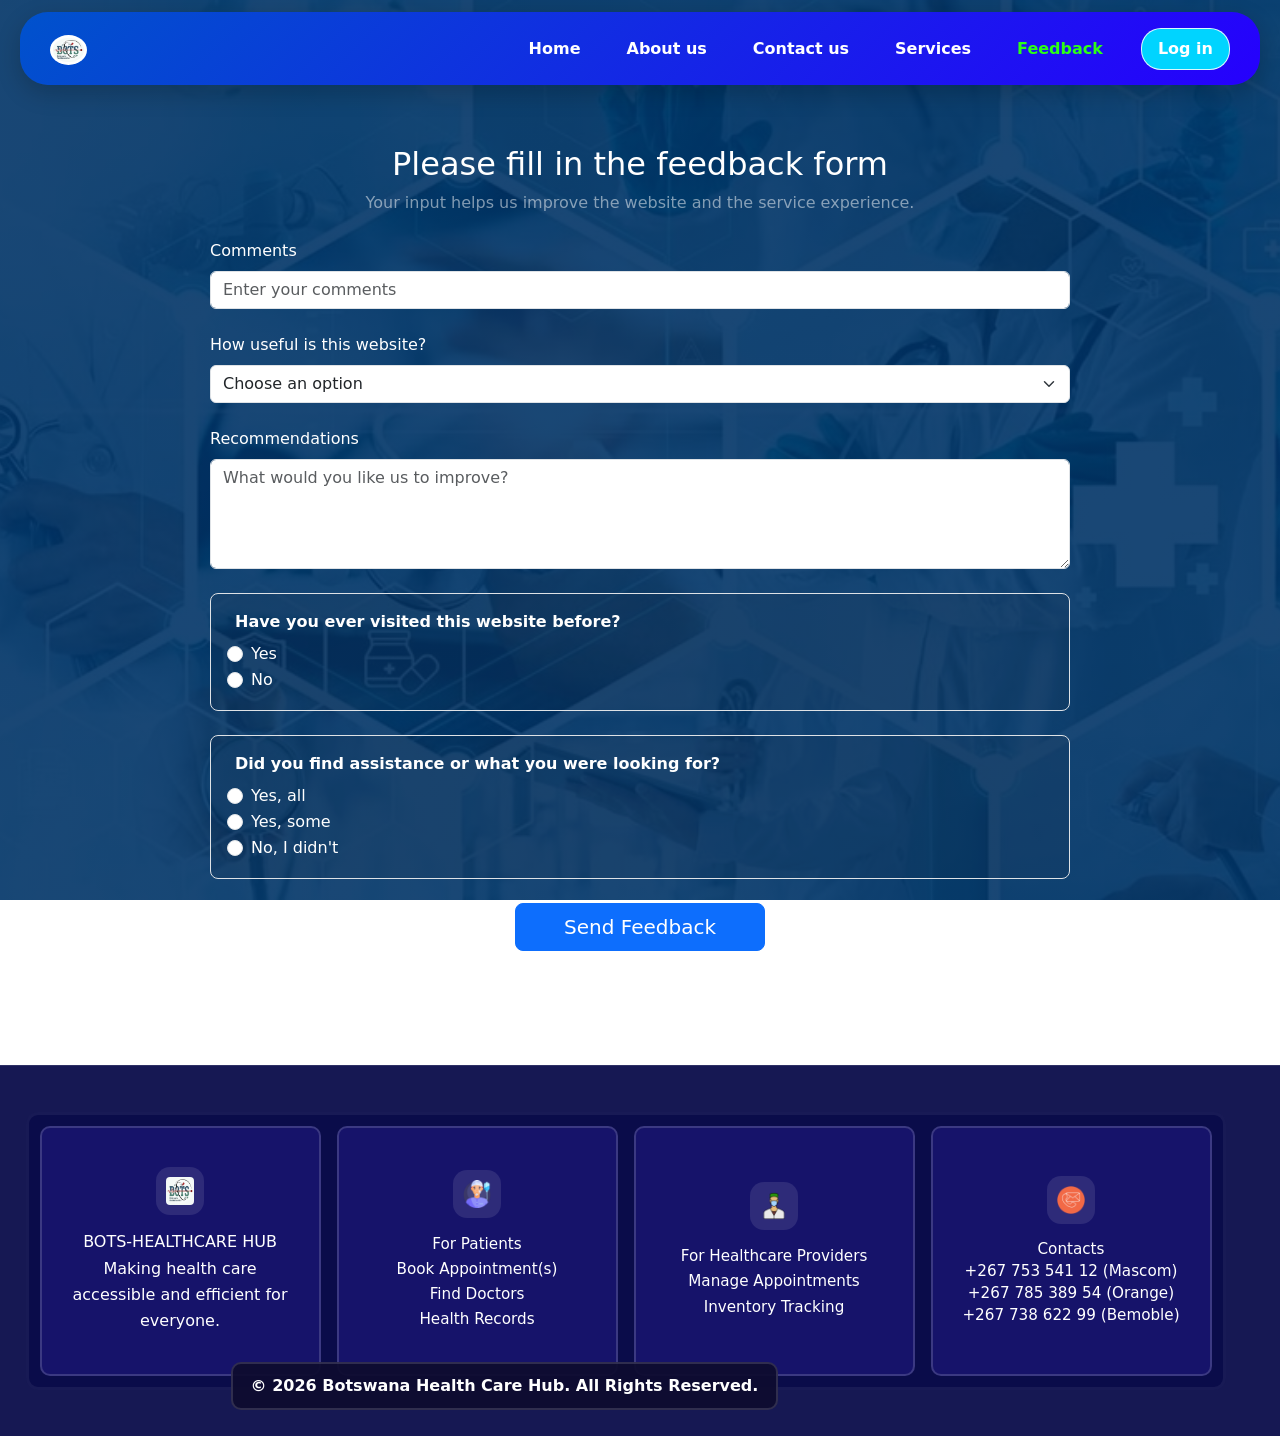
<file: pages/feedback.html>
<!DOCTYPE html>
<html lang="eng">

<head>
    <meta charset="UTF-8">
    <meta name="viewport" content="width=device-width, initial-scale=1.0">
    <title>BOTS-HEALTHCARE HUB</title>
    <link href="https://cdn.jsdelivr.net/npm/bootstrap@5.3.2/dist/css/bootstrap.min.css" rel="stylesheet">
    <link rel="stylesheet" href="../Styles/styles.css">
</head>

<body>
    
    <nav class="navbar navbar-expand-lg navbar-dark custom-navbar">
        <div class="navbar-container">
            <a class="navbar-brand" href="#">
                <img src="../images/website logo/background image.png" alt="Logo" height="30" class="d-inline-block align-text-top">
            </a>
            <button class="navbar-toggler" type="button" data-bs-toggle="collapse" data-bs-target="#navbarNav" aria-controls="navbarNav" aria-expanded="false" aria-label="Toggle navigation">
                <span class="navbar-toggler-icon"></span>
            </button>
            <div class="collapse navbar-collapse" id="navbarNav">
                <ul class="navbar-nav ms-auto nav-center">
                    <li class="nav-item"><a class="nav-link" href="home.html">Home</a></li>
                    <li class="nav-item"><a class="nav-link" href="about.html">About us</a></li>
                    <li class="nav-item"><a class="nav-link" href="contact.html">Contact us</a></li>
                    <li class="nav-item"><a class="nav-link" href="services.html">Services</a></li>
                    <li class="nav-item"><a class="nav-link active-nav" href="feedback.html">Feedback</a></li>
                    <li class="nav-item">
                        <a class="btn btn-login" href="login.html">Log in</a>
                    </li>
                </ul>
            </div>
        </div>
    </nav>

    <main class="container py-5">
        <div class="instruc text-center mb-4">
            <h2>Please fill in the feedback form</h2>
            <p class="text-white-50">Your input helps us improve the website and the service experience.</p>
        </div>

        <form class="mx-auto" style="max-width: 860px;" novalidate>
            <div class="mb-4">
                <label class="form-label">Comments</label>
                <input type="text" class="form-control" name="comment" placeholder="Enter your comments">
            </div>

            <div class="mb-4">
                <label class="form-label">How useful is this website?</label>
                <select class="form-select" name="usefulness">
                    <option selected disabled>Choose an option</option>
                    <option>Very useful</option>
                    <option>Slightly useful</option>
                    <option>Not useful</option>
                </select>
            </div>

            <div class="mb-4">
                <label class="form-label">Recommendations</label>
                <textarea class="form-control" name="recommendations" rows="4" placeholder="What would you like us to improve?"></textarea>
            </div>

            <fieldset class="mb-4 border rounded-3 p-3 bg-dark bg-opacity-10">
                <legend class="fs-6 fw-bold px-2">Have you ever visited this website before?</legend>
                <div class="form-check">
                    <input class="form-check-input" type="radio" name="first-time" value="Yes" id="visitYes">
                    <label class="form-check-label" for="visitYes">Yes</label>
                </div>
                <div class="form-check">
                    <input class="form-check-input" type="radio" name="first-time" value="No" id="visitNo">
                    <label class="form-check-label" for="visitNo">No</label>
                </div>
            </fieldset>

            <fieldset class="mb-4 border rounded-3 p-3 bg-dark bg-opacity-10">
                <legend class="fs-6 fw-bold px-2">Did you find assistance or what you were looking for?</legend>
                <div class="form-check">
                    <input class="form-check-input" type="radio" name="found" value="all of it" id="foundAll">
                    <label class="form-check-label" for="foundAll">Yes, all</label>
                </div>
                <div class="form-check">
                    <input class="form-check-input" type="radio" name="found" value="some" id="foundSome">
                    <label class="form-check-label" for="foundSome">Yes, some</label>
                </div>
                <div class="form-check">
                    <input class="form-check-input" type="radio" name="found" value="none" id="foundNone">
                    <label class="form-check-label" for="foundNone">No, I didn't</label>
                </div>
            </fieldset>

            <div class="text-center mb-4">
                <button type="submit" class="btn btn-primary btn-lg px-5">Send Feedback</button>
            </div>

            <div class="text-center">
                <h3 class="text-white">THANK YOU FOR YOUR FEEDBACK</h3>
            </div>
        </form>
    </main>

    <footer class="footer-container">
        <div class="footer-panel">
            <div class="footerContent1">
                <img src="../images/website logo/background image.png" alt="logo">
                <p class="footer-title">BOTS-HEALTHCARE HUB</p>
                <p>Making health care accessible and efficient for everyone.</p>
            </div>
            <div class="footerContent2">
                <img src="../images/icons/landing page icons/patient.png" alt="Patient icon">
                <p class="footer-title">For Patients</p>
                <p>Book Appointment(s) <br> Find Doctors <br> Health Records</p>
            </div>
            <div class="footerContent3">
                <img src="../images/icons/landing page icons/For healthcare providers.png" alt="Healthcare Providers icon">
                <p class="footer-title">For Healthcare Providers</p>
                <p>Manage Appointments <br> Inventory Tracking</p>
            </div>
            <div class="footerContent4">
                <img src="../images/icons/landing page icons/contact-us.png" alt="Contacts icon">
                <p class="footer-title">Contacts</p>
                <p>+267 753 541 12 (Mascom) <br> +267 785 389 54 (Orange) <br> +267 738 622 99 (Bemoble)</p>
            </div>
        </div>
        <div class="footer-bottom">
            <p>&copy; 2026 Botswana Health Care Hub. All Rights Reserved.</p>
        </div>
    </footer>
    <script src="https://cdn.jsdelivr.net/npm/bootstrap@5.3.2/dist/js/bootstrap.bundle.min.js"></script>
</body>
</html>
</file>
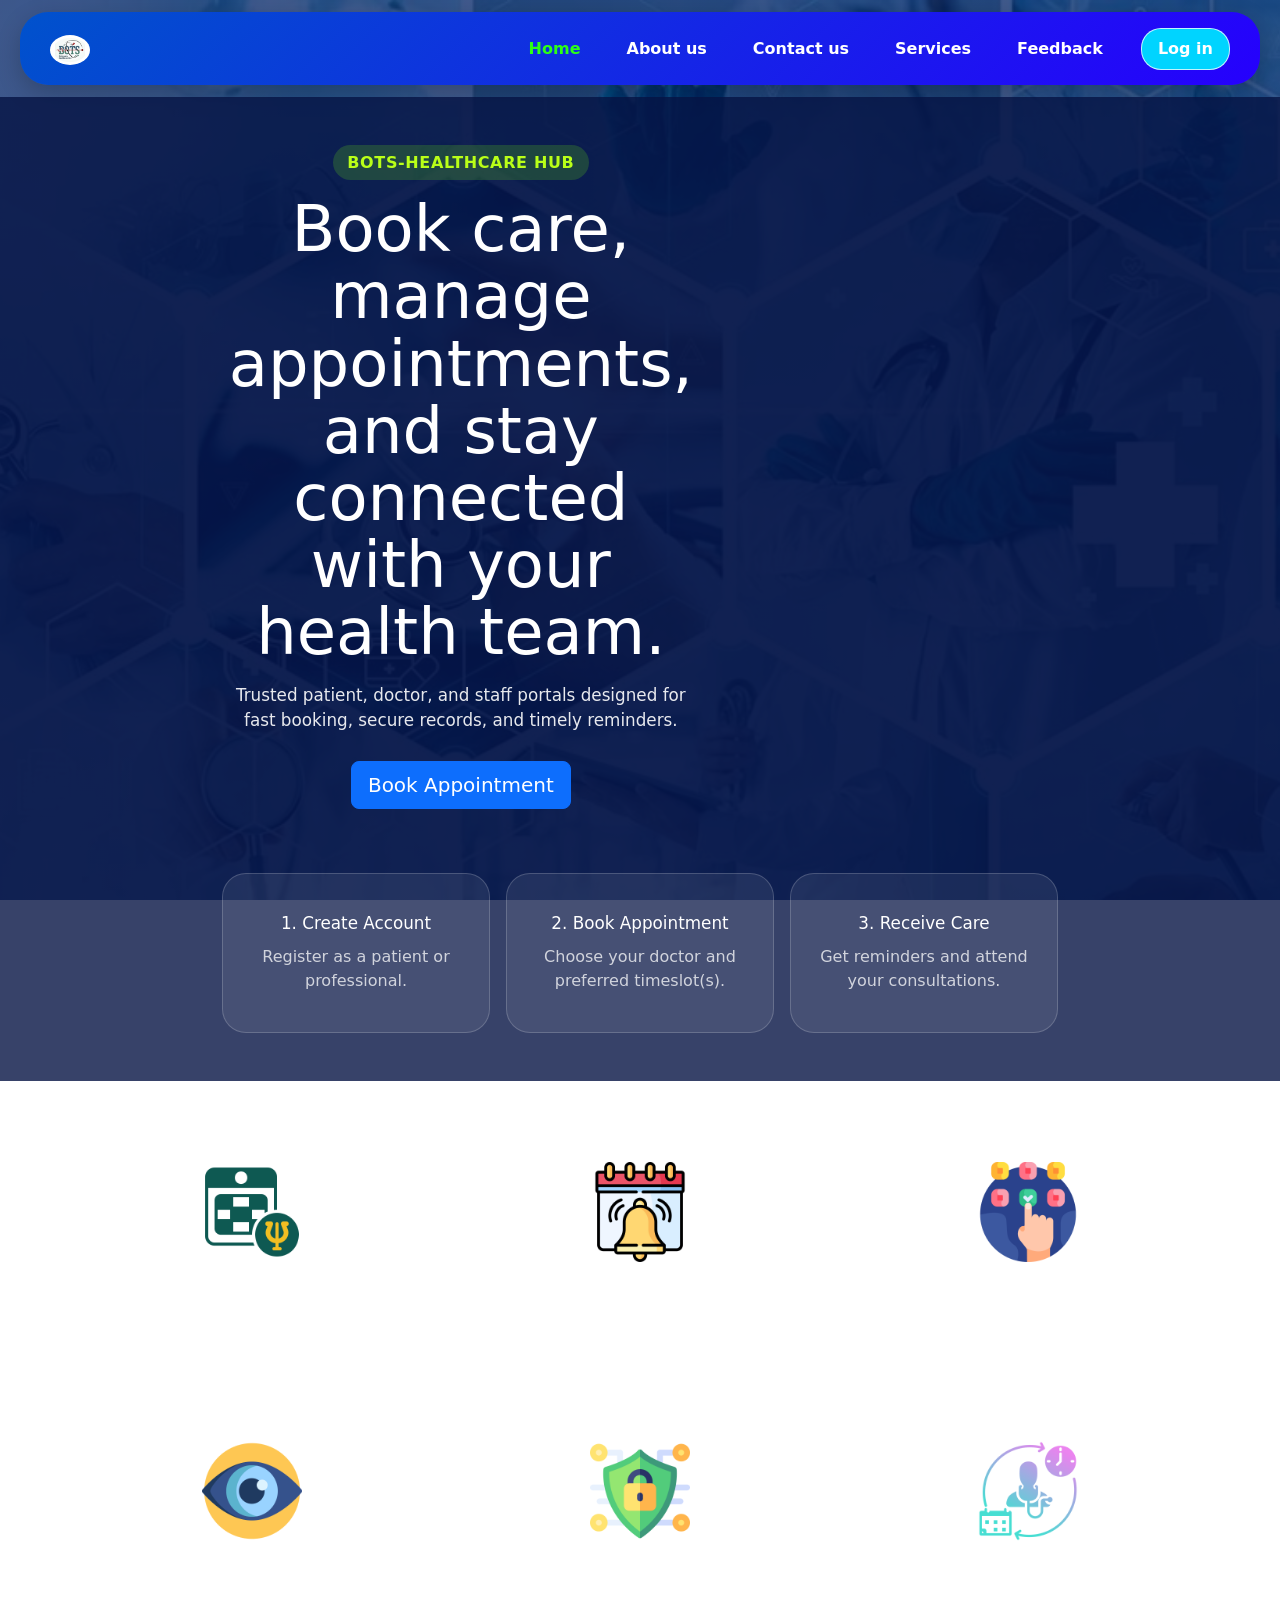
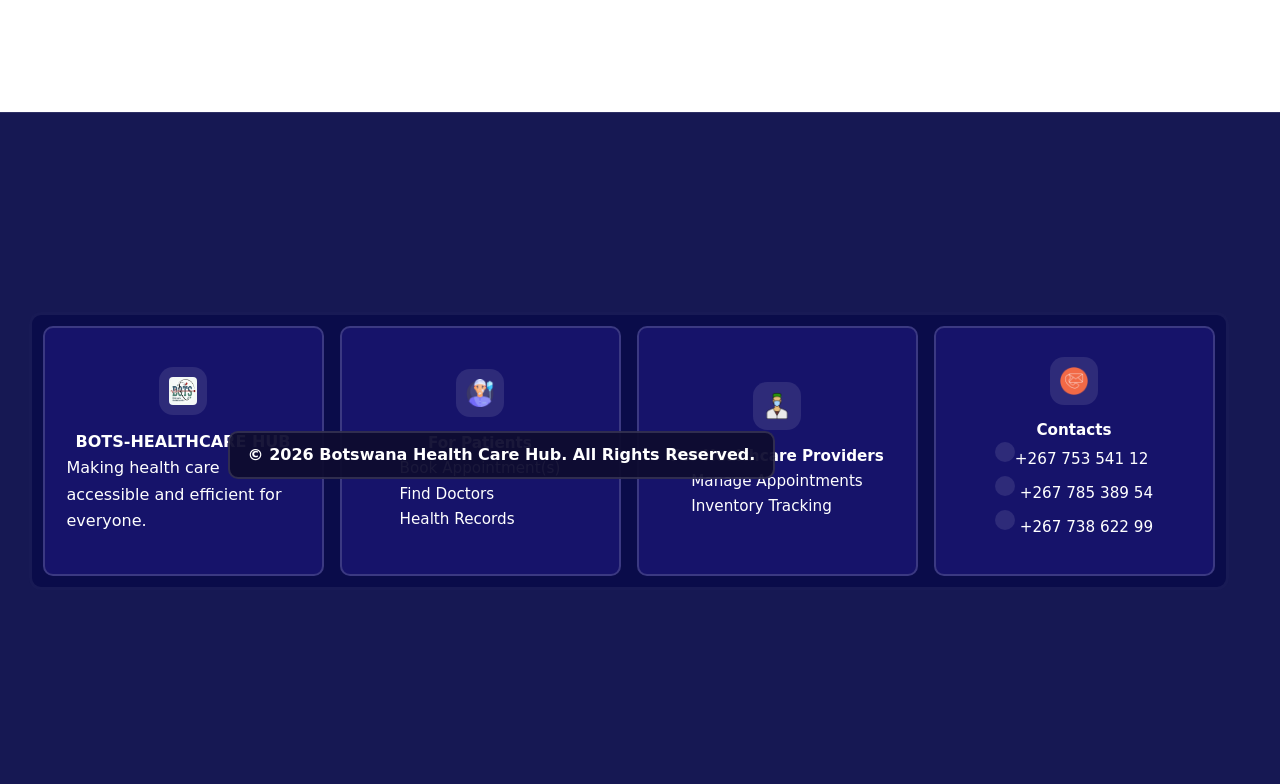
<file: pages/home.html>
<!DOCTYPE html>
<html lang="en">

<head>
    <meta charset="UTF-8">
    <meta name="viewport" content="width=device-width, initial-scale=1.0">
    <title>BOTS-HEALTHCARE HUB</title>
    <link href="https://cdn.jsdelivr.net/npm/bootstrap@5.3.2/dist/css/bootstrap.min.css" rel="stylesheet">
    <link rel="stylesheet" href="../Styles/styles.css">
    <link rel="stylesheet" href="../Styles/home.css">
</head>

<body>
    <nav class="navbar navbar-expand-lg navbar-dark custom-navbar">
        <div class="navbar-container">
            <a class="navbar-brand" href="home.html">
                <img src="../images/website logo/background image.png" alt="Logo" height="30" class="d-inline-block align-text-top">
            </a>
            <button class="navbar-toggler" type="button" data-bs-toggle="collapse" data-bs-target="#navbarNav" aria-controls="navbarNav" aria-expanded="false" aria-label="Toggle navigation">
                <span class="navbar-toggler-icon"></span>
            </button>
            <div class="collapse navbar-collapse" id="navbarNav">
                <ul class="navbar-nav ms-auto nav-center">
                    <li class="nav-item"><a class="nav-link active-nav" href="home.html">Home</a></li>
                    <li class="nav-item"><a class="nav-link" href="about.html">About us</a></li>
                    <li class="nav-item"><a class="nav-link" href="contact.html">Contact us</a></li>
                    <li class="nav-item"><a class="nav-link" href="services.html">Services</a></li>
                    <li class="nav-item"><a class="nav-link" href="feedback.html">Feedback</a></li>
                    <li class="nav-item">
                        <a class="btn btn-login" href="login.html">Log in</a>
                    </li>
                </ul>
            </div>
        </div>
    </nav>

    <main class="home-main">
        <section class="hero-section">
            <div class="hero-overlay"></div>
            <div class="container position-relative hero-content py-5">
                <div class="row align-items-center">
                    <div class="col-lg-7 text-white">
                        <span class="hero-badge">BOTS-HEALTHCARE HUB</span>
                        <h2 class="hero-title">Book care, manage appointments, and stay connected with your health team.</h2>
                        <p class="hero-description">Trusted patient, doctor, and staff portals designed for fast booking, secure records, and timely reminders.</p>
                        <a href="appointment.html" class="btn btn-primary btn-lg">Book Appointment</a>
                    </div>
                </div>
                <div class="row guide-row g-3 mt-5">
                    <div class="col-12 col-md-4">
                        <div class="guide-card text-center">
                            <h5>1. Create Account</h5>
                            <p>Register as a patient or professional.</p>
                        </div>
                    </div>
                    <div class="col-12 col-md-4">
                        <div class="guide-card text-center">
                            <h5>2. Book Appointment</h5>
                            <p>Choose your doctor and preferred timeslot(s).</p>
                        </div>
                    </div>
                    <div class="col-12 col-md-4">
                        <div class="guide-card text-center">
                            <h5>3. Receive Care</h5>
                            <p>Get reminders and attend your consultations.</p>
                        </div>
                    </div>
                </div>
            </div>
        </section>

        <section class="features-section container py-5">
            <div class="row g-4">
                <div class="col-12 col-md-6 col-lg-4">
                    <div class="feature-card text-center">
                        <img src="../images/icons/ICONS/home page icons/schedule.png" alt="Schedule icon" style="width: 100px;  height: 100px;">
                        <p>
                            Schedule consultations with healthcare professionals in just a few clicks.
                        </p>
                    </div>
                </div>
                <div class="col-12 col-md-6 col-lg-4">
                    <div class="feature-card text-center">
                        <img src="../images/icons/ICONS/home page icons/reminders.png" alt="Reminders icon" style="width: 100px; height: 100px;">
                        <p>Never miss an appointment with automated reminder notifications.</p>
                    </div>
                </div>
                <div class="col-12 col-md-6 col-lg-4">
                    <div class="feature-card text-center">
                        <img src="../images/icons/ICONS/home page icons/separate portals.png" alt="Portals icon" style="width: 100px; height: 100px;">
                        <p>Separate portals for patients, doctors, and medical staff.</p>
                    </div>
                </div>
                <div class="col-12 col-md-6 col-lg-4">
                    <div class="feature-card text-center">
                        <img src="../images/icons/ICONS/home page icons/view-doctors-schedule.png" alt="View Schedule icon" style="width: 100px; height: 100px;">
                        <p>View doctors' schedules and available time slots instantly.</p>
                    </div>
                </div>
                <div class="col-12 col-md-6 col-lg-4">
                    <div class="feature-card text-center">
                        <img src="../images/icons/ICONS/home page icons/security.png" alt="Security icon" style="width: 100px; height: 100px;">
                        <p>Your security information is protected with industry standard security.</p>
                    </div>
                </div>
                <div class="col-12 col-md-6 col-lg-4">
                    <div class="feature-card text-center">
                        <img src="../images/icons/ICONS/home page icons/medical staff tracking.png" alt="Medical staff icon" style="width: 100px; height: 100px;">
                        <p>Medical staff can track supplies and equipment efficiently.</p>
                    </div>
                </div>
            </div>
        </section>
    </main>

    <footer class="footer-container">
        <div class="footer-panel">
            <div class="footerContent1">
                <img src="../images/website logo/background image.png" alt="logo">
                <p class="footer-title">BOTS-HEALTHCARE HUB</p>
                <p>Making health care accessible and efficient for everyone.</p>
            </div>
            <div class="footerContent2">
                <img src="../images/icons/landing page icons/patient.png" alt="Patient icon">
                <p class="footer-title">For Patients</p>
                <p>Book Appointment(s) <br> Find Doctors <br> Health Records</p>
            </div>
            <div class="footerContent3">
                <img src="../images/icons/landing page icons/For healthcare providers.png" alt="Healthcare Providers icon">
                <p class="footer-title">For Healthcare Providers</p>
                <p>Manage Appointments <br> Inventory Tracking</p>
            </div>
            <div class="footerContent4">
                <img src="../images/icons/landing page icons/contact-us.png" alt="Contacts icon">
                <p class="footer-title">Contacts</p>
                <p> <img src="../images/icons/landing page icons/mascom.png" alt="Mascom icon" style="border-radius: 20px; width: 20px; height: 20px;">+267 753 541 12  <br> <img src="../images/icons/landing page icons/Orange.png" alt="Orange icon" style="width: 20px; height: 20px;"> +267 785 389 54 <br> <img src="../images/icons/landing page icons/BTC.jpg" alt="Bemobile icon" style="width: 20px; height: 20px;"> +267 738 622 99</p>
            </div>
        </div>
        <div class="footer-bottom">
            <p>&copy; 2026 Botswana Health Care Hub. All Rights Reserved.</p>
        </div>
    </footer>

    <script src="https://cdn.jsdelivr.net/npm/bootstrap@5.3.2/dist/js/bootstrap.bundle.min.js"></script>
    <script src="../appointment-redirect.js"></script>
</body>
</html>
</file>
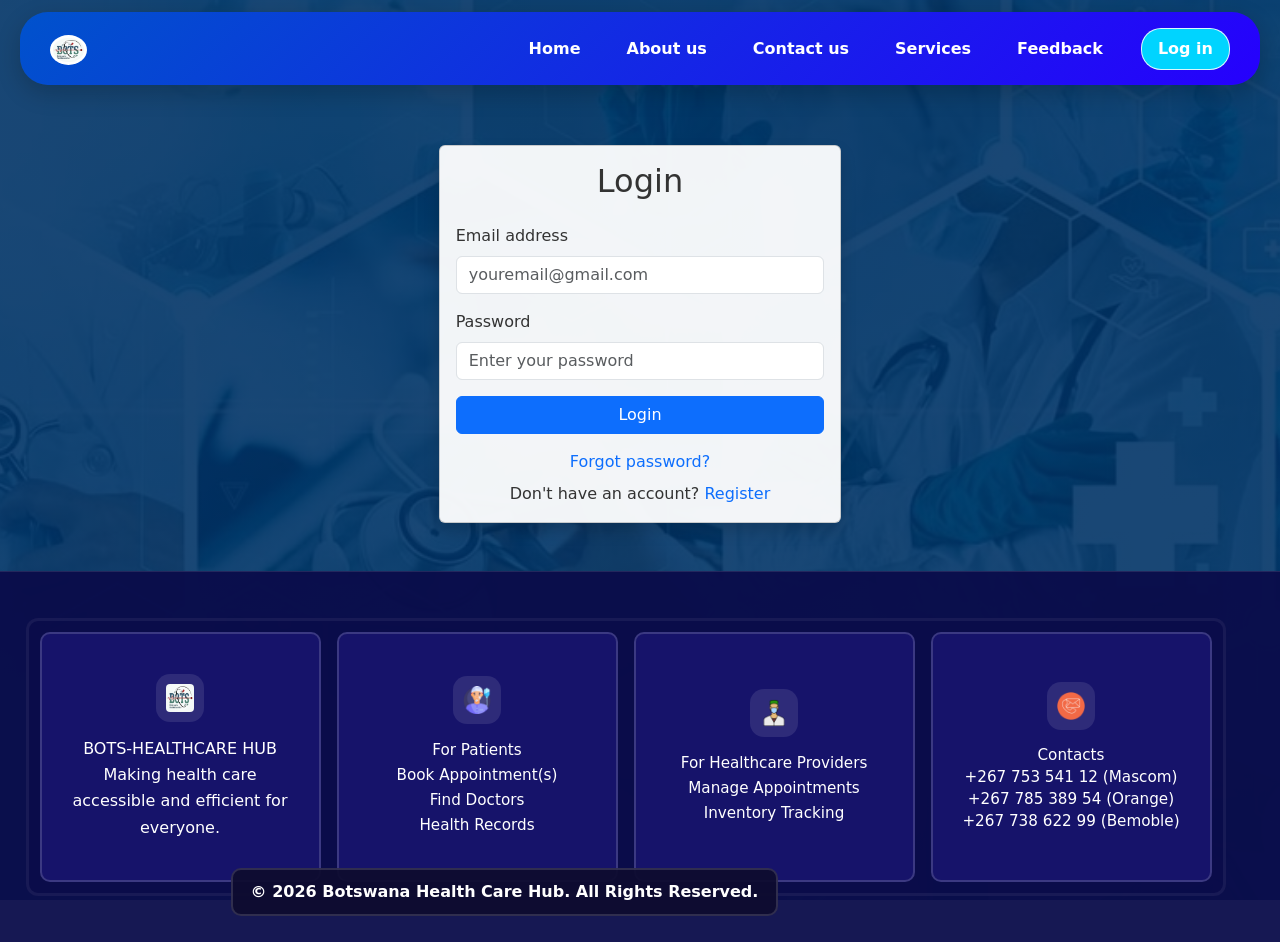
<file: pages/login.html>
<!DOCTYPE html>
<html lang="eng">

<head>
    <meta charset="UTF-8">
    <meta name="viewport" content="width=device-width, initial-scale=1.0">
    <title>BOTS-HEALTHCARE HUB - Login</title>
    <link href="https://cdn.jsdelivr.net/npm/bootstrap@5.3.2/dist/css/bootstrap.min.css" rel="stylesheet">
    <link rel="stylesheet" href="../Styles/styles.css">
</head>

<body>
    <nav class="navbar navbar-expand-lg navbar-dark custom-navbar">
        <div class="navbar-container">
            <a class="navbar-brand" href="#">
                <img src="../images/website logo/background image.png" alt="Logo" height="30" class="d-inline-block align-text-top">
            </a>
            <button class="navbar-toggler" type="button" data-bs-toggle="collapse" data-bs-target="#navbarNav" aria-controls="navbarNav" aria-expanded="false" aria-label="Toggle navigation">
                <span class="navbar-toggler-icon"></span>
            </button>
            <div class="collapse navbar-collapse" id="navbarNav">
                <ul class="navbar-nav ms-auto nav-center">
                    <li class="nav-item"><a class="nav-link" href="home.html">Home</a></li>
                    <li class="nav-item"><a class="nav-link" href="about.html">About us</a></li>
                    <li class="nav-item"><a class="nav-link" href="contact.html">Contact us</a></li>
                    <li class="nav-item"><a class="nav-link" href="services.html">Services</a></li>
                    <li class="nav-item"><a class="nav-link" href="feedback.html">Feedback</a></li>
                    <li class="nav-item">
                        <a class="btn btn-login" href="login.html">Log in</a>
                    </li>
                </ul>
            </div>
        </div>
    </nav>

    <main class="container-fluid py-5">
        <div class="row justify-content-center">
            <div class="col-12 col-sm-8 col-md-6 col-lg-4">
                <div class="card shadow">
                    <div class="card-body">
                        <h2 class="card-title text-center mb-4">Login</h2>
                        <form id="loginForm" novalidate>
                            <div id="loginMessage" class="alert d-none" role="alert"></div>
                            <div class="mb-3">
                                <label for="email" class="form-label">Email address</label>
                                <input type="email" class="form-control" id="email" placeholder="youremail@gmail.com" required>
                                <div class="invalid-feedback">Please enter your email address.</div>
                            </div>
                            <div class="mb-3">
                                <label for="password" class="form-label">Password</label>
                                <input type="password" class="form-control" id="password" placeholder="Enter your password" required>
                                <div class="invalid-feedback">Please enter your password.</div>
                            </div>
                            <div class="d-grid">
                                <button type="submit" class="btn btn-primary">Login
                                </button>
                            </div>
                            <div class="text-center mt-3">
                                <a href="#" class="text-decoration-none">Forgot password?</a>
                            </div>
                            <div class="text-center mt-2">
                                <span>Don't have an account? </span><a href="profile.html" class="text-decoration-none">Register</a>
                            </div>
                        </form>
                    </div>
                </div>
            </div>
        </div>
    </main>

    <footer class="footer-container">
        <div class="footer-panel">
            <div class="footerContent1">
                <img src="../images/website logo/background image.png" alt="logo">
                <p class="footer-title">BOTS-HEALTHCARE HUB</p>
                <p>Making health care accessible and efficient for everyone.</p>
            </div>
            <div class="footerContent2">
                <img src="../images/icons/landing page icons/patient.png" alt="Patient icon">
                <p class="footer-title">For Patients</p>
                <p>Book Appointment(s) <br> Find Doctors <br> Health Records</p>
            </div>
            <div class="footerContent3">
                <img src="../images/icons/landing page icons/For healthcare providers.png" alt="Healthcare Providers icon">
                <p class="footer-title">For Healthcare Providers</p>
                <p>Manage Appointments <br> Inventory Tracking</p>
            </div>
            <div class="footerContent4">
                <img src="../images/icons/landing page icons/contact-us.png" alt="Contacts icon">
                <p class="footer-title">Contacts</p>
                <p>+267 753 541 12 (Mascom) <br> +267 785 389 54 (Orange) <br> +267 738 622 99 (Bemoble)</p>
            </div>
        </div>
        <div class="footer-bottom">
            <p>&copy; 2026 Botswana Health Care Hub. All Rights Reserved.</p>
        </div>
    </footer>
    <script src="https://cdn.jsdelivr.net/npm/bootstrap@5.3.2/dist/js/bootstrap.bundle.min.js"></script>
    <script src="../login.js"></script>
</body>
</html>
</file>
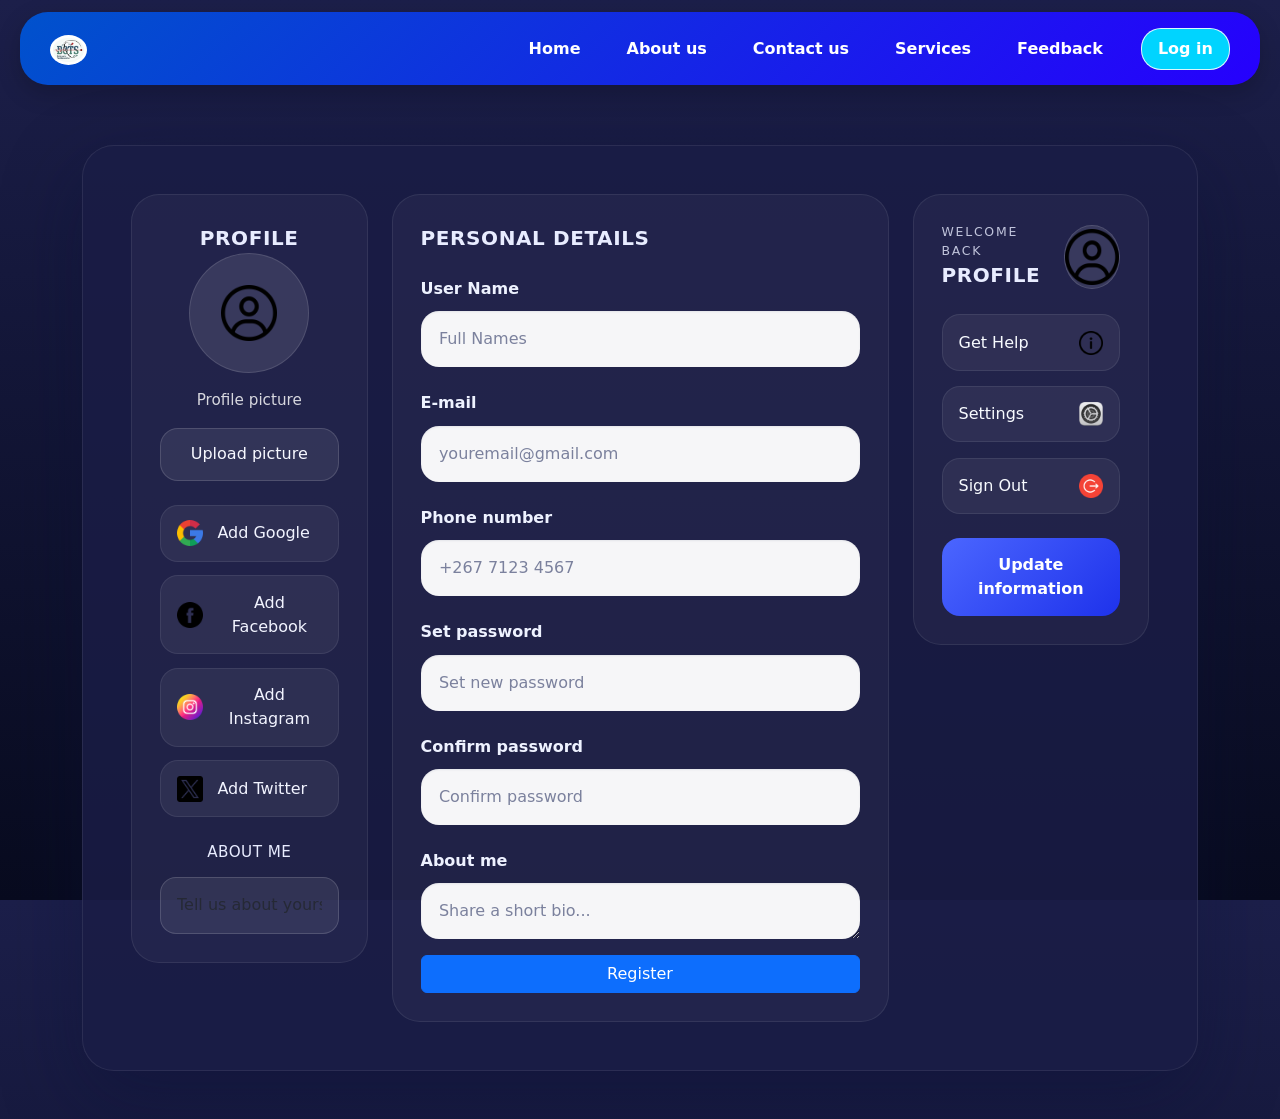
<file: pages/profile.html>
<!DOCTYPE html>
<html lang="eng">

<head>
    <meta charset="UTF-8">
    <meta name="viewport" content="width=device-width, initial-scale=1.0">
    <title>BOTS-HEALTHCARE HUB</title>
    <!-- Bootstrap CSS CDN -->
    <link href="https://cdn.jsdelivr.net/npm/bootstrap@5.3.2/dist/css/bootstrap.min.css" rel="stylesheet">
    <link rel="stylesheet" href="../Styles/styles.css">
    <link rel="stylesheet" href="../Styles/profile.css">
</head>

<body>
    <nav class="navbar navbar-expand-lg navbar-dark custom-navbar">
        <div class="navbar-container">
            <a class="navbar-brand" href="#">
                <img src="../images/website logo/background image.png" alt="Logo" height="30" class="d-inline-block align-text-top">
            </a>
            <button class="navbar-toggler" type="button" data-bs-toggle="collapse" data-bs-target="#navbarNav" aria-controls="navbarNav" aria-expanded="false" aria-label="Toggle navigation">
                <span class="navbar-toggler-icon"></span>
            </button>
            <div class="collapse navbar-collapse" id="navbarNav">
                <ul class="navbar-nav ms-auto nav-center">
                    <li class="nav-item"><a class="nav-link" href="home.html">Home</a></li>
                    <li class="nav-item"><a class="nav-link" href="about.html">About us</a></li>
                    <li class="nav-item"><a class="nav-link" href="contact.html">Contact us</a></li>
                    <li class="nav-item"><a class="nav-link" href="services.html">Services</a></li>
                    <li class="nav-item"><a class="nav-link" href="feedback.html">Feedback</a></li>
                    <li class="nav-item">
                        <a class="btn btn-login" href="login.html">Log in</a>
                    </li>
                </ul>
            </div>
        </div>
    </nav>

    <main class="profile-main">
        <section class="profile-hero py-5">
            <div class="container">
                <div class="profile-shell p-4 p-lg-5">
                    <div class="row gx-4 gy-4 align-items-start">
                        <div class="col-lg-3">
                            <div class="profile-card side-card text-center">
                                <div class="profile-card-title">PROFILE</div>
                                <div class="profile-avatar mx-auto">
                                    <img src="../images/icons/ICONS/Profile-page/Profile icon.png" alt="Profile icon">
                                </div>
                                <div class="profile-label mt-3">Profile picture</div>
                                <button class="btn btn-upload mt-3">Upload picture</button>

                                <div class="social-links mt-4">
                                    <div class="social-action">
                                        <img src="../images/icons/ICONS/Profile-page/google.png" alt="Google">
                                        <span>Add Google</span>
                                    </div>
                                    <div class="social-action">
                                        <img src="../images/icons/ICONS/Profile-page/facebook.png" alt="Facebook">
                                        <span>Add Facebook</span>
                                    </div>
                                    <div class="social-action">
                                        <img src="../images/icons/ICONS/Profile-page/instagram.png" alt="Instagram">
                                        <span>Add Instagram</span>
                                    </div>
                                    <div class="social-action">
                                        <img src="../images/icons/ICONS/Profile-page/twitter.png" alt="Twitter">
                                        <span>Add Twitter</span>
                                    </div>
                                </div>

                                <div class="about-card mt-4">
                                    <div class="about-title">About Me</div>
                                    <input type="text" class="form-control about-input" placeholder="Tell us about yourself">
                                </div>
                            </div>
                        </div>

                        <div class="col-lg-6">
                            <div class="profile-card main-card">
                                <div class="profile-card-title mb-4">Personal details</div>
                                <form id="profileForm" novalidate>
                                    <div id="profileMessage" class="alert d-none" role="alert"></div>

                                    <div class="mb-4">
                                        <label class="form-label">User Name</label>
                                        <input id="regName" type="text" class="form-control profile-input" name="name" placeholder="Full Names" required>
                                    </div>
                                    <div class="mb-4">
                                        <label class="form-label">E-mail</label>
                                        <input id="regEmail" type="email" class="form-control profile-input" name="email" placeholder="youremail@gmail.com">
                                    </div>
                                    <div class="mb-4">
                                        <label class="form-label">Phone number</label>
                                        <input id="regPhone" type="tel" class="form-control profile-input" placeholder="+267 7123 4567" required>
                                    </div>
                                    <div class="mb-4">
                                        <label class="form-label">Set password</label>
                                        <input id="regPassword" type="password" class="form-control profile-input" placeholder="Set new password">
                                    </div>
                                    <div class="mb-4">
                                        <label class="form-label">Confirm password</label>
                                        <input id="regConfirm" type="password" class="form-control profile-input" placeholder="Confirm password">
                                    </div>
                                    <div class="mb-0">
                                        <label class="form-label">About me</label>
                                        <textarea id="regAbout" class="form-control profile-input profile-textarea" rows="1" placeholder="Share a short bio..."></textarea>
                                    </div>

                                    <div class="d-grid mt-3">
                                        <button id="profileSubmitBtn" type="submit" class="btn btn-primary">Register</button>
                                    </div>
                                </form>
                            </div>
                        </div>

                        <div class="col-lg-3">
                            <div class="profile-card side-card right-panel">
                                <div class="profile-right-top mb-4">
                                    <div>
                                        <div class="small-meta">Welcome back</div>
                                        <div class="profile-card-title">Profile</div>
                                    </div>
                                    <div class="profile-avatar-sm">
                                        <img src="../images/icons/ICONS/Profile-page/Profile icon.png" alt="Profile icon">
                                    </div>
                                </div>

                                <div class="menu-item">
                                    <span>Get Help</span>
                                    <img src="../images/icons/ICONS/Profile-page/information.png" alt="Help icon">
                                </div>
                                <div class="menu-item">
                                    <span>Settings</span>
                                    <img src="../images/icons/ICONS/Profile-page/settings.png" alt="Settings icon">
                                </div>
                                <div class="menu-item mb-0">
                                    <span>Sign Out</span>
                                    <img src="../images/icons/ICONS/Profile-page/logout.png" alt="Logout icon">
                                </div>

                                <button id="rightUpdateBtn" type="button" class="btn btn-primary update-btn mt-4">Update information</button>
                            </div>
                        </div>
                    </div>
                </div>
            </div>
        </section>
    </main>

    <script src="https://cdn.jsdelivr.net/npm/bootstrap@5.3.2/dist/js/bootstrap.bundle.min.js"></script>
    <script src="../profile.js"></script>
</body>
</html>
</file>
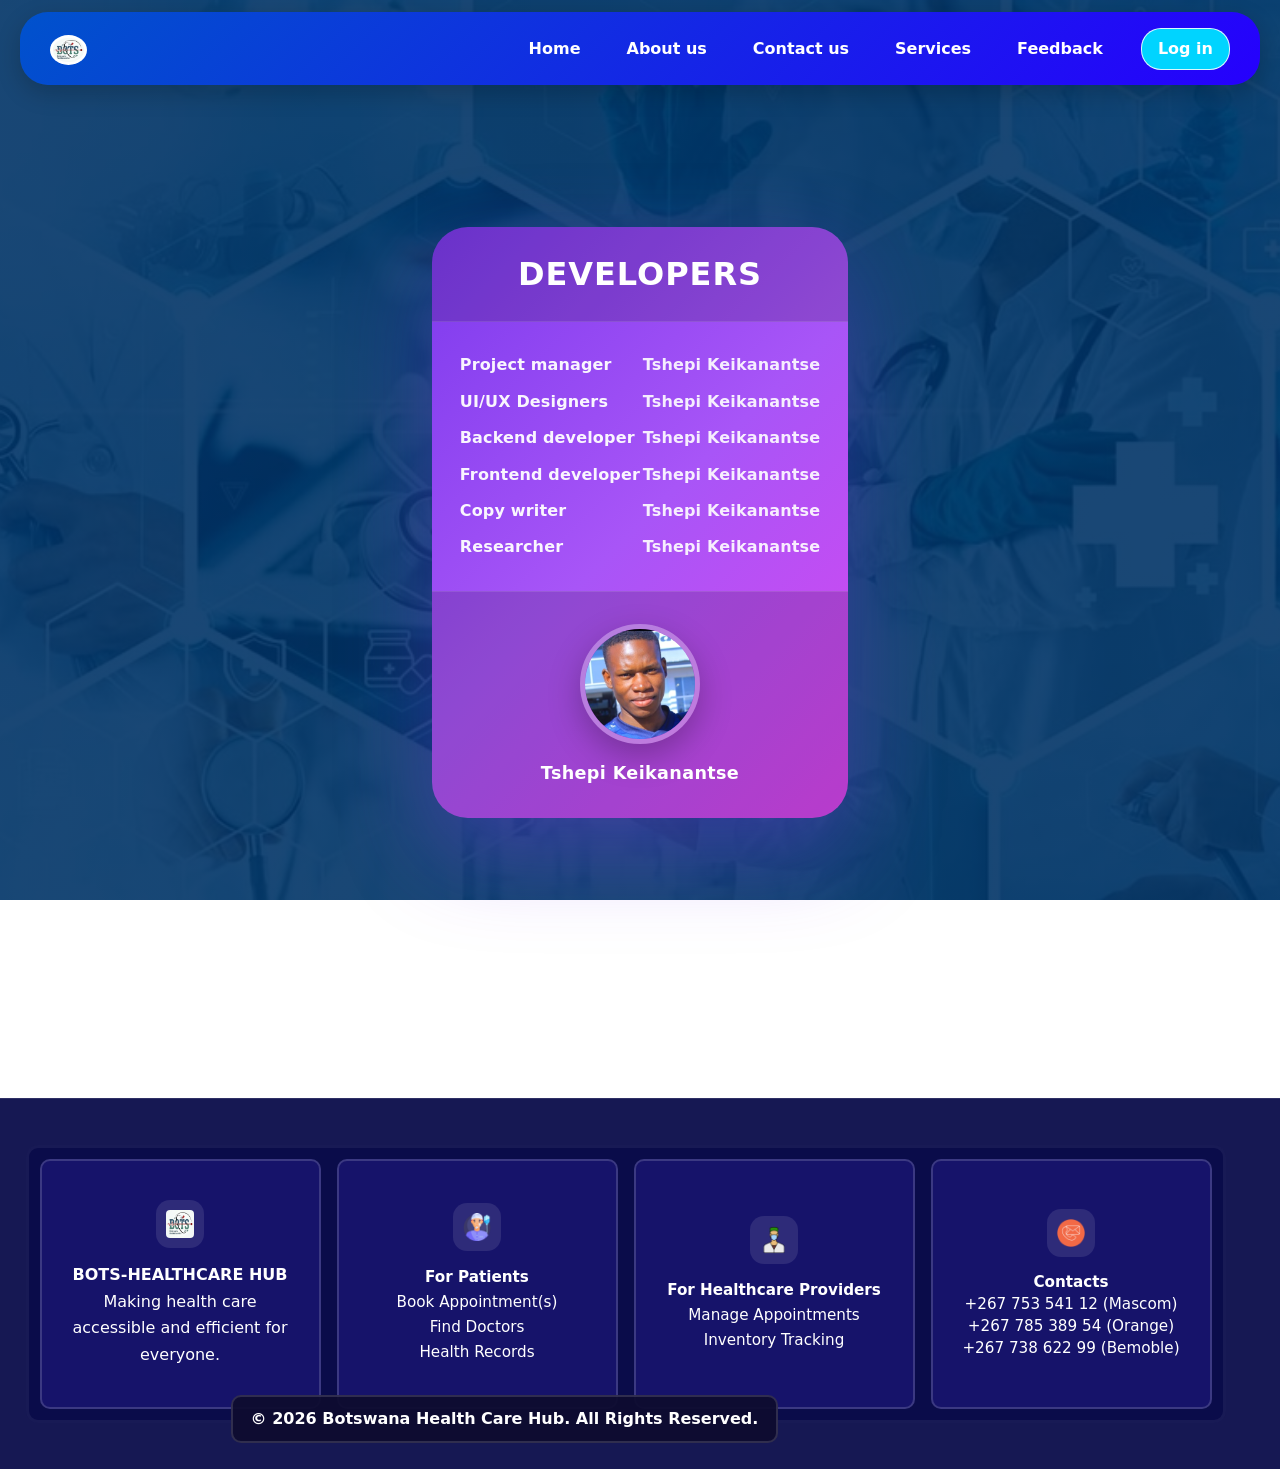
<file: pages/projectteam.html>
<!DOCTYPE html>
<html lang="eng">

<head>
    <meta charset="UTF-8">
    <meta name="viewport" content="width=device-width, initial-scale=1.0">
    <title>BOTS-HEALTHCARE HUB</title>
    <link href="https://cdn.jsdelivr.net/npm/bootstrap@5.3.2/dist/css/bootstrap.min.css" rel="stylesheet">
    <link rel="stylesheet" href="../Styles/styles.css">
    <link rel="stylesheet" href="../Styles/projectteam.css">
</head>

<body>
    <nav class="navbar navbar-expand-lg navbar-dark custom-navbar">
        <div class="navbar-container">
            <a class="navbar-brand" href="#">
                <img src="../images/website logo/background image.png" alt="Logo" height="30" class="d-inline-block align-text-top">
            </a>
            <button class="navbar-toggler" type="button" data-bs-toggle="collapse" data-bs-target="#navbarNav" aria-controls="navbarNav" aria-expanded="false" aria-label="Toggle navigation">
                <span class="navbar-toggler-icon"></span>
            </button>
            <div class="collapse navbar-collapse" id="navbarNav">
                <ul class="navbar-nav ms-auto nav-center">
                    <li class="nav-item"><a class="nav-link" href="home.html">Home</a></li>
                    <li class="nav-item"><a class="nav-link" href="about.html">About us</a></li>
                    <li class="nav-item"><a class="nav-link" href="contact.html">Contact us</a></li>
                    <li class="nav-item"><a class="nav-link" href="services.html">Services</a></li>
                    <li class="nav-item"><a class="nav-link" href="feedback.html">Feedback</a></li>
                    <li class="nav-item">
                        <a class="btn btn-login" href="login.html">Log in</a>
                    </li>
                </ul>
            </div>
        </div>
    </nav>
   
<main class="projectteam-main">
    <section class="team-section">
        <div class="developer-card">
            <div class="card-header">
                <h2>Developers</h2>
            </div>
            
            <div class="card-content">
                <div class="roles-column">
                    <div class="role-item">Project manager</div>
                    <div class="role-item">UI/UX Designers</div>
                    <div class="role-item">Backend developer</div>
                    <div class="role-item">Frontend developer</div>
                    <div class="role-item">Copy writer</div>
                    <div class="role-item">Researcher</div>
                </div>
                
                <div class="names-column">
                    <div class="name-item">Tshepi Keikanantse</div>
                    <div class="name-item">Tshepi Keikanantse</div>
                    <div class="name-item">Tshepi Keikanantse</div>
                    <div class="name-item">Tshepi Keikanantse</div>
                    <div class="name-item">Tshepi Keikanantse</div>
                    <div class="name-item">Tshepi Keikanantse</div>
                </div>
            </div>
            
            <div class="card-footer">
                <img src="../images/developers/Screenshot_20251205_113953_Gallery.jpg" alt="Developer's image" class="developer-image">
                <p class="developer-name">Tshepi Keikanantse</p>
            </div>
        </div>
    </section>
</main>

    <footer class="footer-container">
        <div class="footer-panel">
            <div class="footerContent1">
                <img src="../images/website logo/background image.png" alt="logo">
                <p class="footer-title">BOTS-HEALTHCARE HUB</p>
                <p>Making health care accessible and efficient for everyone.</p>
            </div>
            <div class="footerContent2">
                <img src="../images/icons/landing page icons/patient.png" alt="Patient icon">
                <p class="footer-title">For Patients</p>
                <p>Book Appointment(s) <br> Find Doctors <br> Health Records</p>
            </div>
            <div class="footerContent3">
                <img src="../images/icons/landing page icons/For healthcare providers.png" alt="Healthcare Providers icon">
                <p class="footer-title">For Healthcare Providers</p>
                <p>Manage Appointments <br> Inventory Tracking</p>
            </div>
            <div class="footerContent4">
                <img src="../images/icons/landing page icons/contact-us.png" alt="Contacts icon">
                <p class="footer-title">Contacts</p>
                <p>+267 753 541 12 (Mascom) <br> +267 785 389 54 (Orange) <br> +267 738 622 99 (Bemoble)</p>
            </div>
        </div>
        <div class="footer-bottom">
            <p>&copy; 2026 Botswana Health Care Hub. All Rights Reserved.</p>
        </div>
    </footer>

    <script src="https://cdn.jsdelivr.net/npm/bootstrap@5.3.2/dist/js/bootstrap.bundle.min.js"></script>
</body>
</html>
</file>
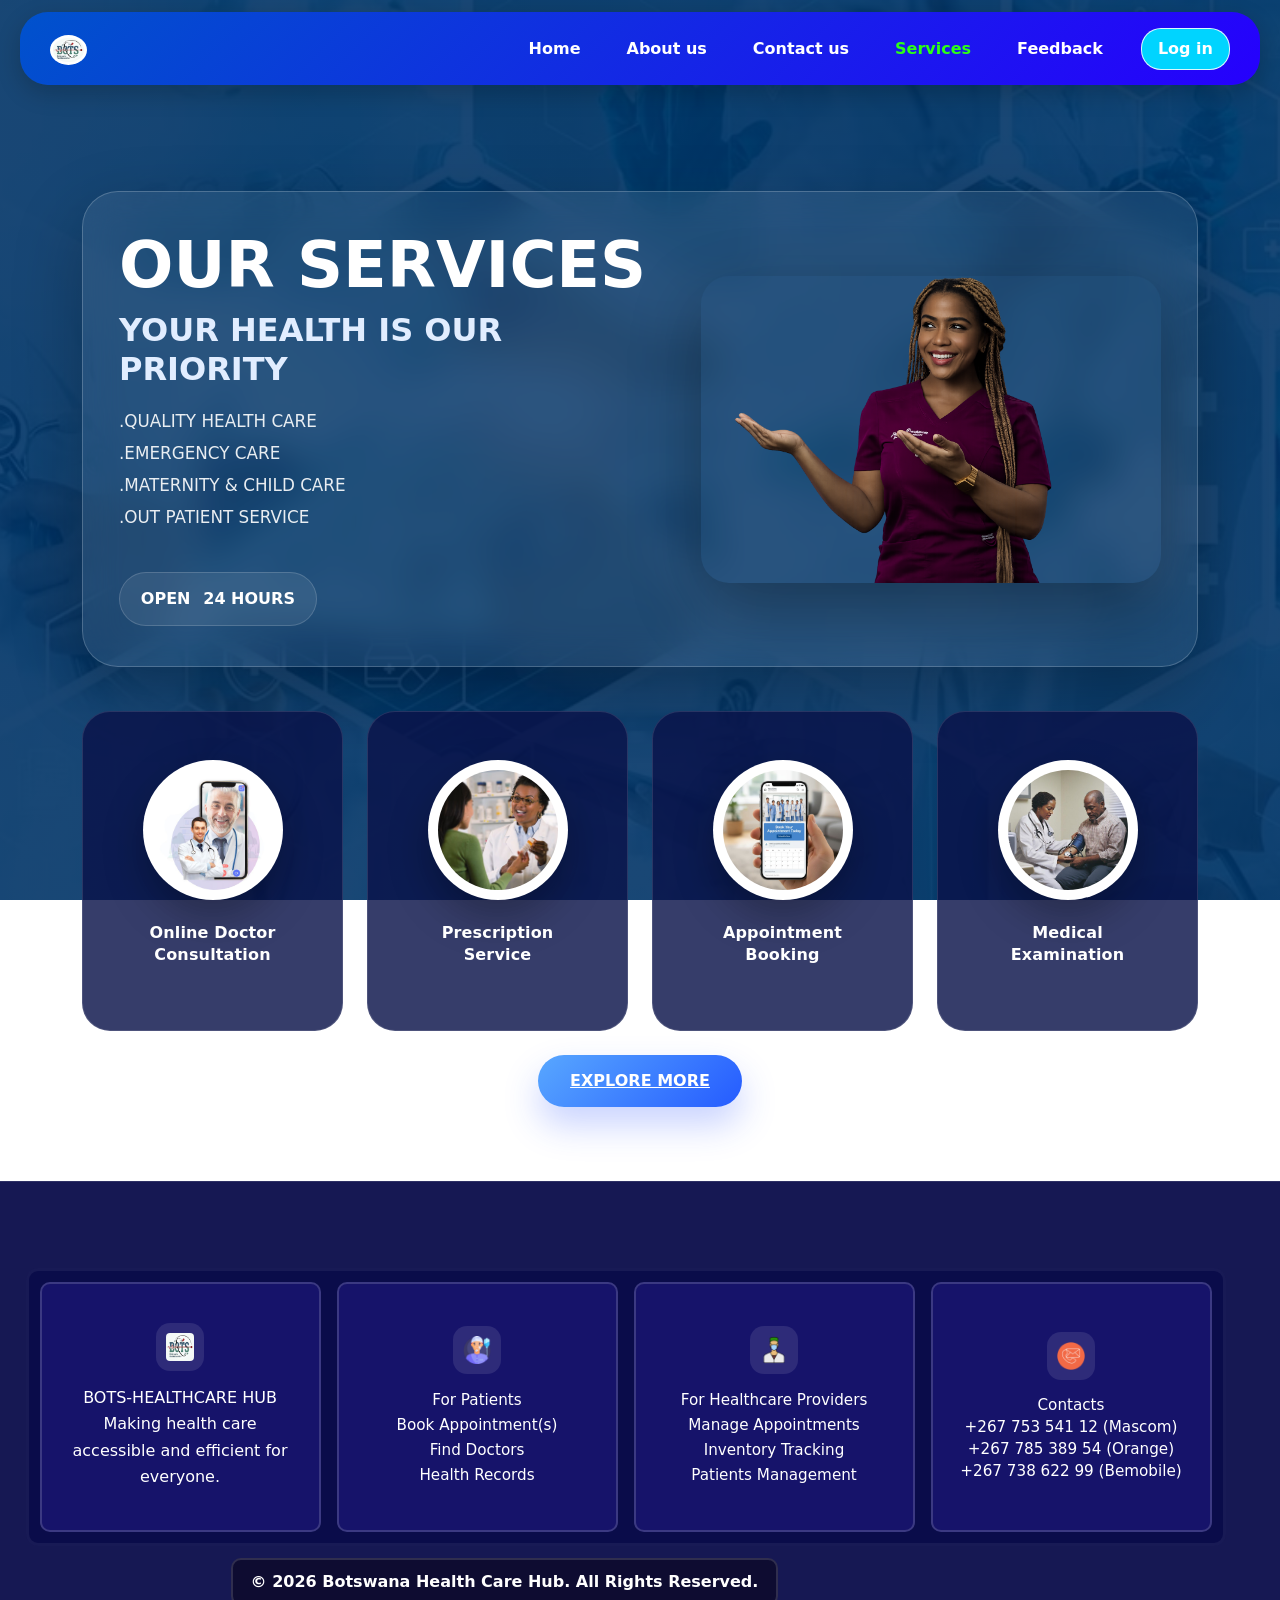
<file: pages/services.html>
<!DOCTYPE html>
<html lang="eng">

<head>
    <meta charset="UTF-8">
    <meta name="viewport" content="width=device-width, initial-scale=1.0">
    <title>
        BOTS-HEALTHCARE HUB
    </title>
    <link href="https://cdn.jsdelivr.net/npm/bootstrap@5.3.2/dist/css/bootstrap.min.css" rel="stylesheet">
    <link rel="stylesheet" href="../Styles/styles.css">
    <link rel="stylesheet" href="../Styles/services.css">
</head>

<body>
    <nav class="navbar navbar-expand-lg navbar-dark custom-navbar">
        <div class="navbar-container">
            <a class="navbar-brand" href="#">
                <img src="../images/website logo/background image.png" alt="Logo" height="30" class="d-inline-block align-text-top">
            </a>
            <button class="navbar-toggler" type="button" data-bs-toggle="collapse" data-bs-target="#navbarNav" aria-controls="navbarNav" aria-expanded="false" aria-label="Toggle navigation">
                <span class="navbar-toggler-icon"></span>
            </button>
            <div class="collapse navbar-collapse" id="navbarNav">
                <ul class="navbar-nav ms-auto nav-center">
                    <li class="nav-item"><a class="nav-link" href="home.html">Home</a></li>
                    <li class="nav-item"><a class="nav-link" href="about.html">About us</a></li>
                    <li class="nav-item"><a class="nav-link" href="contact.html">Contact us</a></li>
                    <li class="nav-item"><a class="nav-link active-nav" href="services.html">Services</a></li>
                    <li class="nav-item"><a class="nav-link" href="feedback.html">Feedback</a></li>
                    <li class="nav-item">
                        <a class="btn btn-login" href="login.html">Log in</a>
                    </li>
                </ul>
            </div>
        </div>
    </nav>

    <main class="container-fluid py-4">

        <section class="services-hero">
            <div class="container">
                <div class="hero-rect">
                    <div class="services-text">
                        <h1>
                            OUR SERVICES
                        </h1>
                        <h2>
                            YOUR HEALTH IS OUR PRIORITY
                        </h2>
                        <div class="services-list">.QUALITY HEALTH CARE <br> .EMERGENCY CARE <br> .MATERNITY & CHILD CARE <br> .OUT PATIENT SERVICE</div>
                        <div class="services-open">OPEN <strong>24 HOURS</strong></div>
                    </div>
                    <div class="hero-image">
                        <img src="../images/icons/ICONS/services-page/nurse.png" alt="Medical staff" class="img-fluid">
                    </div>
                </div>
            </div>
        </section>


        <section class="services-row container mt-4">
            <div class="row g-4 justify-content-center text-center">

                <div class="online-consult col-12 col-sm-6 col-md-3">
                    <div class="service-card">
                        <img src="../images/icons/ICONS/services-page/online doctor ap.jpg" alt="online consultation picture" class="img-fluid service-icon">
                        <p>Online Doctor<br>Consultation</p>
                    </div>
                </div>

                <div class="prescription col-12 col-sm-6 col-md-3">
                    <div class="service-card">
                        <img src="../images/icons/ICONS/services-page/prescription serv.jpg" alt="doctor prescribing medication to patient" class="img-fluid service-icon">
                        <p>Prescription<br>Service</p>
                    </div>
                </div>

                <div class="appointment-booking col-12 col-sm-6 col-md-3">
                    <div class="service-card">
                        <img src="../images/icons/ICONS/services-page/book appointment.jpg" alt="patient-booking appointment" class="img-fluid service-icon">
                        <p>Appointment<br>Booking</p>
                    </div>
                </div>

                <div class="examination col-12 col-sm-6 col-md-3">
                    <div class="service-card">
                        <img src="../images/icons/ICONS/services-page/medical examination.jpg" alt="doctor examining patient" class="img-fluid service-icon">
                        <p>Medical<br>Examination</p>
                    </div>
                </div>
            </div>

            <div class="text-center mt-4">
                <a href="../pages/explore.html" class="btn-explore">EXPLORE MORE</a>
            </div>
        </section>

    </main>

    <footer class="footer-container">
        <div class="footer-panel">
            <div class="footerContent1">
                <img src="../images/website logo/background image.png" alt="logo">
                <p class="footer-title">BOTS-HEALTHCARE HUB</p>
                <p>Making health care accessible and efficient for everyone.</p>
            </div>

            <div class="footerContent2">
                <img src="../images/icons/landing page icons/patient.png" alt="Patient icon">
                <p class="footer-title">For Patients</p>
                <p>Book Appointment(s) <br> Find Doctors <br> Health Records</p>
            </div>

            <div class="footerContent3">
                <img src="../images/icons/landing page icons/For healthcare providers.png" alt="Healthcare Providers icon">
                <p class="footer-title">For Healthcare Providers</p>
                <p>Manage Appointments <br> Inventory Tracking <br> Patients Management</p>
            </div>

            <div class="footerContent4">
                <img src="../images/icons/landing page icons/contact-us.png" alt="Contacts icon">
                <p class="footer-title">Contacts</p>
                <p>+267 753 541 12 (Mascom) <br> +267 785 389 54 (Orange) <br> +267 738 622 99 (Bemobile)</p>
            </div>
        </div>
        <div class="footer-bottom">
            <p>&copy; 2026 Botswana Health Care Hub. All Rights Reserved.</p>
        </div>
    </footer>

    <script src="https://cdn.jsdelivr.net/npm/bootstrap@5.3.2/dist/js/bootstrap.bundle.min.js"></script>
</body>
</html>
</file>
<file: Styles/styles.css>
html, body {
    height: 100%;
    margin: 0;
    padding: 0;
}

body {
    margin: 0px;
    padding: 0px;
    box-sizing: border-box;
    background-image: linear-gradient(rgba(0, 51, 102, 0.9), rgba(0, 51, 102, 0.9)), url(../images/background/services\ background.jpg);
    background-size: cover;
    background-position: center;
    background-attachment: fixed;
    display: flex;
    flex-direction: column;
}

/* Ensure all images are responsive */
img {
    max-width: 100%;
    height: auto;
}

/* Header & Navbar overrides for Bootstrap */
.navbar {
    margin-top: 0;
    border-radius: 0;
}

.custom-navbar {
    background: linear-gradient(135deg, #0052CC 0%, #2600FD 100%);
    padding: 15px 0;
    margin: 12px 20px;
    border-radius: 28px;
    box-shadow: 0 8px 24px rgba(0, 0, 0, 0.2);
}

.navbar-container {
    display: flex;
    align-items: center;
    justify-content: space-between;
    width: 100%;
    padding: 0 30px;
    max-width: 100%;
}

.navbar-brand {
    margin-right: 30px;
}

.navbar-brand img {
    border-radius: 50%;
    background: white;
    padding: 3px;
    height: 30px !important;
}

.nav-center {
    display: flex;
    align-items: center;
    gap: 30px;
}

.nav-link {
    color: white !important;
    font-weight: 600;
    font-size: 1rem;
    transition: color 0.3s ease;
}

.nav-link:hover {
    color: rgb(45, 255, 21) !important;
    transition: 0.5s;
}

.nav-link.active-nav {
    color: rgb(45, 255, 21) !important;
    font-weight: 700;
}

.btn-login {
    background: #00d4ff;
    color: white !important;
    border: none;
    border-radius: 20px;
    padding: 8px 24px;
    font-weight: 600;
    transition: all 0.3s ease;
}

.btn-login:hover {
    background: #00b8d4;
    transform: scale(1.05);
}

/* Footer Responsive */
.footer-container {
    display: flex;
    flex-wrap: wrap;
    flex-direction: column;
    gap: 14px;
    padding: 18px;
    justify-content: center;
    align-items: center;
    background: transparent;
    width: 100%;
}

.footerContent1, .footerContent2, .footerContent3, .footerContent4, .footerContent5 {
    flex: 1;
    min-width: 200px;
    text-align: center;
}


/* Main content text color for visibility on background */
main {
    color: white;
    flex: 1;
}

/* Card styling for forms */
.card {
    background-color: rgba(255, 255, 255, 0.95);
    color: #333;
}

/* ========== RESPONSIVE MEDIA QUERIES ========== */

/* Tablets and below */
@media (max-width: 991px) {
    .footer-container {
        gap: 15px;
    }

    .footerContent1, .footerContent2, .footerContent3, .footerContent4, .footerContent5 {
        flex: 1 1 45%;
    }
}
/* On mobile phones*/
@media (max-width: 768px) {
    body {
        background-attachment: scroll;
    }

    .footer-container {
        flex-direction: column;
        gap: 15px;
    }

    .footerContent1, .footerContent2, .footerContent3, .footerContent4, .footerContent5 {
        flex: 100%;
        min-width: auto;
    }

    main h1 {
        font-size: 1.8rem;
    }

    main h2 {
        font-size: 1.5rem;
    }

    main h3 {
        font-size: 1.2rem;
    }
}
/* Small mobile phones*/
@media (max-width: 576px) {
    main h1 {
        font-size: 1.5rem;
    }

    main h2 {
        font-size: 1.2rem;
    }

    main h3 {
        font-size: 1rem;
    }

    .navbar-brand img {
        height: 25px !important;
    }
}

.footer-container {
    display: flex;
    flex-wrap: wrap;
    gap: 14px;
    justify-content: center;
    padding: 18px;
    background: transparent;
}

/* Inner footer panel that contains the boxes */
.footer-panel {
    width: 100%;
    max-width: 1200px;
    margin: 0 auto;
    padding: 14px;
    border-radius: 12px;
    background-color: rgba(10,12,74,0.95);
    box-shadow: inset 0 0 0 3px rgba(255,255,255,0.06);
    display: flex;
    flex-wrap: wrap;
    gap: 16px;
    justify-content: space-between;
    align-items: flex-start;
}

.footer-panel .footerContent1,
.footer-panel .footerContent2,
.footer-panel .footerContent3,
.footer-panel .footerContent4 {
    background: rgba(24,21,108,0.95);
    border: 2px solid rgba(255,255,255,0.16);
    border-radius: 10px;
        padding: 26px 22px;
        color: #fff;
        min-width: 240px;
        flex: 1 1 220px;
        display: flex;
        flex-direction: column;
        justify-content: center;
        align-items: center;
        min-height: 250px;
        box-sizing: border-box;
    }

    .footer-panel .footerContent1 img,
    .footer-panel .footerContent2 img,
    .footer-panel .footerContent3 img,
    .footer-panel .footerContent4 img {
        width: 48px;
        height: 48px;
        margin-bottom: 14px;
        background: rgba(255,255,255,0.1);
        border-radius: 14px;
        padding: 10px;
    }

    .footer-panel .footerContent1 p,
    .footer-panel .footerContent2 p,
    .footer-panel .footerContent3 p,
    .footer-panel .footerContent4 p {
        margin: 0;
        line-height: 1.65;
    }

    .footer-panel .footerContent2 p,
    .footer-panel .footerContent3 p,
    .footer-panel .footerContent4 p {
        font-size: 0.95rem;
    }

    .footer-panel .footerContent4 p {
        line-height: 1.45;
    }

.footer-bottom {
    flex: 1 1 100%;
    width: 100%;
    margin-top: 0;
    text-align: center;
    padding: 8px 0;
}

.footer-bottom p {
    display: inline-block;
    background: rgba(14,12,48,0.95);
    color: #fff !important;
    padding: 10px 18px;
    border-radius: 10px;
    border: 2px solid rgba(255,255,255,0.14);
    font-weight: 700;
    margin: 0;
    text-align: center;
}

.awards {
    display: flex;
    justify-content: center;
    align-items: center;
    margin-top: 20px;
    gap: 200px;
}

.explore-content {
    display: flex;
    flex-wrap: wrap;
    gap: 20px;
    justify-content: center;
    padding: 40px 20px;

}

.explore-content > div {
    flex: 1;
    min-width: 300px;
    max-width: 400px;
}

/* ========== LANDING PAGE (INDEX) STYLES ========== */

.header-navbar {
    background: linear-gradient(135deg, #2643f7 0%, #0f1ce5 100%);
    border: 1px solid rgba(255, 255, 255, 0.18);
    border-radius: 32px;
    padding: 0.9rem 1.25rem;
    margin: 1rem auto;
    max-width: 1200px;
    box-shadow: 0 18px 60px rgba(20, 35, 120, 0.18);
}

.header-navbar .navbar-brand {
    font-weight: 700;
    letter-spacing: 0.04em;
}

.header-navbar .navbar-brand img {
    height: 42px;
    width: 42px;
    object-fit: contain;
    border-radius: 50%;
}

.brand-name {
    font-weight: 700;
    font-size: 1rem;
    letter-spacing: 0.03em;
    color: white;
}

.header-navbar .navbar-nav {
    gap: 1rem;
}

.header-navbar .navbar-nav .nav-link {
    color: rgba(255, 255, 255, 0.92);
    font-weight: 600;
    letter-spacing: 0.01em;
    transition: all 0.25s ease;
}

.header-navbar .navbar-nav .nav-link:hover,
.header-navbar .navbar-nav .nav-link.active {
    color: #4dff00;
}

.header-navbar .navbar-nav .nav-item {
    margin: 0 0.25rem;
}

.header-navbar .navbar-toggler {
    border-color: rgba(255, 255, 255, 0.35);
}

.header-navbar .navbar-toggler-icon {
    filter: invert(1);
}

.btn-login {
    border: 1px solid rgba(255, 255, 255, 0.85);
    color: white;
    font-weight: 600;
    border-radius: 20px;
    padding: 0.5rem 1rem;
    transition: all 0.3s ease;
}

.btn-login:hover {
    background: rgba(255, 255, 255, 0.16);
    border-color: rgba(255, 255, 255, 1);
    color: white;
}

@media (max-width: 991px) {
    .header-navbar {
        margin: 1rem 0.5rem;
        padding: 0.85rem 1rem;
    }
}

@media (max-width: 767px) {
    .header-navbar {
        border-radius: 24px;
        padding: 0.75rem 0.9rem;
    }

    .header-navbar .navbar-nav {
        flex-direction: column;
        gap: 0.6rem;
        margin-top: 0.85rem;
    }

    .header-navbar .navbar-nav .nav-item {
        margin: 0;
    }
}

.landing-main {
    display: flex;
    flex-direction: column;
    min-height: calc(100vh - 70px);
}

.section-1 {
    position: relative;
    flex: 1;
    display: flex;
    align-items: center;
    justify-content: center;
    overflow: hidden;
    min-height: 600px;
}

.hero-background {
    position: absolute;
    inset: 0;
    background-size: cover;
    background-position: center;
    background-repeat: no-repeat;
}

.hero-overlay {
    position: absolute;
    inset: 0;
    background: rgba(20, 15, 90, 0.65);
    z-index: 1;
}

.hero-content {
    position: relative;
    z-index: 2;
    display: flex;
    flex-direction: column;
    align-items: center;
    justify-content: center;
    text-align: center;
    padding: 2rem;
    max-width: 900px;
    width: 100%;
}

.hero-banner {
    background: linear-gradient(135deg, rgba(124, 255, 0, 0.2), rgba(124, 255, 0, 0.1));
    border: 1px solid rgba(124, 255, 0, 0.4);
    border-radius: 50px;
    padding: 1rem 2rem;
    font-size: 2.5rem;
    font-weight: 700;
    color: white;
    letter-spacing: 0.08em;
    margin-bottom: 1.5rem;
    backdrop-filter: blur(10px);
}

.welcome-banner {
    background: linear-gradient(135deg, rgba(38, 0, 253, 0.6), rgba(88, 50, 255, 0.5));
    border: 1px solid rgba(124, 255, 0, 0.3);
    border-radius: 40px;
    padding: 0.75rem 2rem;
    font-size: 2rem;
    font-weight: 700;
    color: white;
    margin-bottom: 1.75rem;
    backdrop-filter: blur(10px);
}

.description-banner {
    background: linear-gradient(135deg, rgba(88, 50, 255, 0.5), rgba(124, 255, 0, 0.1));
    border: 1px solid rgba(124, 255, 0, 0.3);
    border-radius: 30px;
    padding: 1.5rem 2rem;
    color: rgba(255, 255, 255, 0.95);
    font-size: 1.15rem;
    line-height: 1.6;
    backdrop-filter: blur(10px);
}

.description-banner p {
    margin: 0.5rem 0;
}

.description-banner p:last-child {
    margin-bottom: 0;
}

/* Footer styling for landing page */
#index .footer-container,
.footer-container {
    background-color: rgba(10, 12, 74, 0.95);
    border-top: 1px solid rgba(255, 255, 255, 0.1);
}

.footer-container {
    height: 450px;
    width: 100%;
}

.footer-container .footerContent1,
.footer-container .footerContent2,
.footer-container .footerContent3,
.footer-container .footerContent4 {
    color: white;
}

.footer-bottom{
    margin-top: 270px;
    margin-left: -1500px;
}

/* Responsive landing page */
@media (max-width: 991px) {
    .hero-banner {
        font-size: 2rem;
        padding: 0.75rem 1.5rem;
    }

    .welcome-banner {
        font-size: 1.5rem;
        padding: 0.6rem 1.5rem;
    }

    .description-banner {
        font-size: 1rem;
        padding: 1.25rem 1.5rem;
    }
}

@media (max-width: 767px) {
    .header-navbar .navbar-nav {
        text-align: center;
    }

    .header-navbar .navbar-nav .nav-item {
        margin-bottom: 0.5rem;
    }

    .btn-login {
        width: 100%;
        margin-top: 1rem;
    }

    .hero-section {
        min-height: 500px;
    }

    .hero-banner {
        font-size: 1.5rem;
        padding: 0.6rem 1.25rem;
        margin-bottom: 1rem;
    }

    .welcome-banner {
        font-size: 1.25rem;
        padding: 0.5rem 1.25rem;
        margin-bottom: 1rem;
    }

    .description-banner {
        font-size: 0.95rem;
        padding: 1rem 1.25rem;
    }

    .hero-content {
        padding: 1.5rem;
    }
}

@media (max-width: 576px) {
    .hero-banner {
        font-size: 1.25rem;
        padding: 0.5rem 1rem;
    }

    .welcome-banner {
        font-size: 1.1rem;
        padding: 0.4rem 1rem;
    }

    .description-banner {
        font-size: 0.9rem;
        padding: 0.85rem 1rem;
    }

    .description-banner p {
        margin: 0.35rem 0;
    }

    .hero-section {
        min-height: 450px;
    }
}
</file>
<file: Styles/about.css>
/* About Page Specific Styling */

/* Custom Navbar */
.custom-navbar {
    background: linear-gradient(135deg, #0052CC 0%, #2600FD 100%);
    padding: 15px 0;
    margin: 12px 20px;
    border-radius: 28px;
    box-shadow: 0 8px 24px rgba(0, 0, 0, 0.2);
}

.navbar-container {
    display: flex;
    align-items: center;
    justify-content: space-between;
    width: 100%;
    padding: 0 30px;
    max-width: 100%;
}

.navbar-brand {
    margin-right: 30px;
}

.navbar-brand img {
    border-radius: 50%;
    background: white;
    padding: 3px;
}

.nav-center {
    display: flex;
    align-items: center;
    gap: 30px;
}

.nav-link {
    color: white !important;
    font-weight: 600;
    font-size: 1rem;
    transition: color 0.3s ease;
}

.nav-link:hover {
    color: #2eff15 !important;
}

.nav-link.active-nav {
    color: #2eff15 !important;
    font-weight: 700;
}

.btn-login {
    background: #00d4ff;
    color: white !important;
    border: none;
    border-radius: 20px;
    padding: 8px 24px;
    font-weight: 600;
    transition: all 0.3s ease;
}

.btn-login:hover {
    background: #00b8d4;
    transform: scale(1.05);
}

/* About Main Content */
.about-main {
    min-height: calc(100vh - 170px);
    padding: 40px 16px 30px;
    background: linear-gradient(180deg, rgba(4, 10, 56, 0.96), rgba(8, 19, 81, 0.96));
}

.about-hero {
    position: relative;
    overflow: hidden;
}

.about-hero::before {
    content: "";
    position: absolute;
    inset: 0;
    background: url("../images/background/services background.jpg") center/cover no-repeat;
    opacity: 0.12;
    filter: blur(1px);
}

.about-container {
    position: relative;
    z-index: 1;
    max-width: 1180px;
    margin: 0 auto;
}

.about-title-box {
    animation: slideDown 0.6s ease-out;
}

.about-title-box h1 {
    background: rgba(63, 103, 255, 0.95);
    color: white;
    padding: 24px 42px;
    border-radius: 32px;
    display: inline-block;
    font-size: clamp(2.4rem, 4vw, 3.6rem);
    font-weight: 800;
    letter-spacing: 0.18em;
    box-shadow: 0 14px 40px rgba(47, 76, 255, 0.28);
}

/* About Boxes */
.about-content {
    display: grid;
    grid-template-columns: repeat(3, minmax(240px, 1fr));
    gap: 24px;
    margin: 40px 0;
    animation: fadeInUp 0.7s ease-out;
}

.about-box {
    background: rgba(22, 30, 95, 0.86);
    border: 1px solid rgba(255, 255, 255, 0.14);
    border-radius: 28px;
    padding: 34px 28px;
    color: white;
    backdrop-filter: blur(10px);
    transition: transform 0.3s ease, box-shadow 0.3s ease, border-color 0.3s ease;
    min-height: 280px;
    display: flex;
    flex-direction: column;
    justify-content: space-between;
}

.about-box:hover {
    transform: translateY(-6px);
    box-shadow: 0 18px 45px rgba(30, 46, 126, 0.42);
    border-color: rgba(124, 255, 0, 0.22);
}

.about-box h3 {
    font-size: 1.35rem;
    font-weight: 800;
    letter-spacing: 0.08em;
    margin-bottom: 18px;
    text-transform: uppercase;
}

.about-box p {
    font-size: 1rem;
    line-height: 1.7;
    margin: 0;
}

.values-list {
    display: grid;
    grid-template-columns: repeat(2, minmax(0, 1fr));
    gap: 12px 18px;
    font-size: 1rem;
    line-height: 1.8;
}

.values-list span {
    display: inline-flex;
    align-items: center;
    gap: 0.5rem;
}

.values-list span::before {
    content: "";
    display: inline-block;
    width: 8px;
    height: 8px;
    border-radius: 50%;
    background: #7bff5a;
}

/* Links and Button Section */
.about-links-section {
    display: grid;
    grid-template-columns: 1fr auto 1fr;
    align-items: center;
    gap: 18px;
    padding: 20px 0;
}

.about-link-left,
.about-link-right {
    display: flex;
    align-items: center;
}

.about-link-left {
    justify-content: flex-start;
}

.about-link-right {
    justify-content: flex-end;
}

.about-link {
    color: #7dff8f;
    font-size: 1.1rem;
    font-weight: 700;
    text-decoration: none;
    transition: all 0.3s ease;
    letter-spacing: 0.02em;
}

.about-link:hover {
    color: #d3ffb4;
    text-decoration: underline;
}

.about-button-center {
    display: flex;
    justify-content: center;
}

.btn-book-appointment {
    background: linear-gradient(135deg, #45b2ff 0%, #2a33ff 100%);
    color: white;
    border: none;
    border-radius: 24px;
    padding: 16px 42px;
    font-size: 1.05rem;
    font-weight: 700;
    box-shadow: 0 14px 35px rgba(30, 73, 209, 0.3);
    transition: all 0.3s ease;
}

.btn-book-appointment:hover {
    background: linear-gradient(135deg, #1e64ff 0%, #1208d6 100%);
    transform: translateY(-2px);
    box-shadow: 0 16px 42px rgba(25, 59, 166, 0.45);
}

.btn-book-appointment:active {
    transform: translateY(0);
}

/* Footer Styling for About Page */
.footer-container {
    display: flex;
    flex-direction: column;
    align-items: center;
    padding: 40px 20px;
    margin-top: 130px;
    gap: 18px;
}

.footer-panel {
    width: 100%;
    max-width: 1200px;
    display: grid;
    grid-template-columns: repeat(4, minmax(220px, 1fr));
    gap: 20px;
}

.footerContent1,
.footerContent2,
.footerContent3,
.footerContent4 {
    background: rgba(26, 29, 70, 0.9);
    border: 2px solid #0052CC;
    border-radius: 20px;
    padding: 30px;
    text-align: center;
    color: white;
}

.footerContent1 img,
.footerContent2 img,
.footerContent3 img,
.footerContent4 img {
    margin-bottom: 15px;
}

.footerContent1 p,
.footerContent2 p,
.footerContent3 p,
.footerContent4 p {
    margin: 8px 0;
    font-size: 0.95rem;
    line-height: 1.6;
}

.footerContent1 p:first-of-type,
.footerContent2 p:first-of-type,
.footerContent3 p:first-of-type,
.footerContent4 p:first-of-type {
    font-weight: 700;
    font-size: 1.05rem;
    margin-bottom: 10px;
}

.footer-bottom {
    width: 100%;
    max-width: 1200px;
    text-align: center;
    margin-top: 350px;
    margin-left: -1500px;
}

.footer-bottom p {
    display: inline-block;
    background: rgba(14, 12, 48, 0.95);
    color: #fff;
    padding: 12px 22px;
    border-radius: 12px;
    border: 1px solid rgba(255, 255, 255, 0.18);
    font-weight: 700;
    margin: 0;
}

@media (max-width: 991px) {
    .footer-panel {
        grid-template-columns: repeat(2, minmax(220px, 1fr));
    }
}

@media (max-width: 768px) {
    .footer-panel {
        grid-template-columns: 1fr;
    }
}

.footerContent5 {
    grid-column: 1 / -1;
    background: rgba(26, 29, 70, 0.8);
    border: 2px solid #0052CC;
    border-radius: 20px;
    padding: 20px;
    text-align: center;
    color: white;
    font-weight: 600;
}

/* Animations */
@keyframes slideDown {
    from {
        opacity: 0;
        transform: translateY(-30px);
    }
    to {
        opacity: 1;
        transform: translateY(0);
    }
}

@keyframes fadeInUp {
    from {
        opacity: 0;
        transform: translateY(20px);
    }
    to {
        opacity: 1;
        transform: translateY(0);
    }
}

/* Responsive Design */
@media (max-width: 991px) {
    .navbar-container {
        padding: 0 20px;
    }

    .nav-center {
        gap: 15px;
    }

    .about-title-box h1 {
        font-size: 2rem;
        padding: 20px 35px;
    }

    .about-box {
        padding: 20px 25px;
    }

    .about-box h3 {
        font-size: 1.3rem;
    }

    .about-box p {
        font-size: 1rem;
    }

    .footer-container {
        grid-template-columns: repeat(2, 1fr);
        padding: 25px;
        gap: 15px;
    }
}

@media (max-width: 768px) {
    .custom-navbar {
        margin: 10px 10px;
        padding: 12px 0;
    }

    .navbar-container {
        padding: 0 15px;
        flex-wrap: wrap;
    }

    .navbar-brand {
        margin-right: 15px;
    }

    .collapse.navbar-collapse {
        width: 100%;
    }

    .nav-center {
        width: 100%;
        flex-direction: column;
        gap: 10px;
        margin-top: 15px;
    }

    .about-title-box h1 {
        font-size: 1.5rem;
        padding: 15px 25px;
    }

    .about-box {
        padding: 18px 20px;
    }

    .about-box h3 {
        font-size: 1.1rem;
    }

    .about-box p {
        font-size: 0.95rem;
    }

    .values-list {
        grid-template-columns: 1fr;
        gap: 8px;
    }

    .about-links-section {
        flex-direction: column;
        gap: 30px;
        padding: 30px 15px;
    }

    .about-link-left,
    .about-link-right,
    .about-button-center {
        width: 100%;
        text-align: center;
    }

    .footer-container {
        grid-template-columns: 1fr;
        padding: 20px;
        gap: 12px;
    }

    .footerContent5 {
        grid-column: 1;
    }

    .btn-book-appointment {
        padding: 12px 30px;
        font-size: 1rem;
    }
}
</file>
<file: Styles/appointment.css>
/* Appointment page styles: hero background, overlay, and form layout */

.appointment-hero {
    position: relative;
    min-height: 720px;
    display: flex;
    align-items: center;
}

.hero-background {
    position: absolute;
    inset: 0;
    background-size: cover;
    background-position: center;
    filter: brightness(0.9);
    z-index: 0;
}

.hero-overlay {
    position: absolute;
    inset: 0;
    background: linear-gradient(135deg, rgba(0, 51, 102, 0.9), rgba(0, 51, 102, 0.9));
    mix-blend-mode: normal;
    z-index: 1;
    pointer-events: none;
}

.hero-content {
    position: relative;
    z-index: 2;
    width: 100%;
    color: white;
}

.hero-instruction {
    text-align: center;
    font-weight: 700;
    margin-bottom: 2.5rem;
    font-size: 1.25rem;
}

.appointment-form input,
.appointment-form select {
    width: 100%;
    padding: 14px 18px;
    border-radius: 8px;
    border: none;
    outline: none;
    background: rgba(255,255,255,0.95);
    box-shadow: 0 2px 8px rgba(0,0,0,0.12);
    color: #111;
}

.appointment-form select {
    appearance: none;
}

.appointment-form .submit-btn {
    background: linear-gradient(180deg,#2b7bff,#085bff);
    border: 2px solid rgba(255,255,255,0.25);
    color: white;
    padding: 10px 40px;
    border-radius: 12px;
    font-weight: 700;
}

/* center the submit button and add spacing */
.appointment-form .col-12.text-center {
    margin-top: 6px;
}

/* Footer adjustments for visual separation */
.footer-container {
    margin-top: 18px;
    background-color: rgba(10,12,74,0.95);
    padding: 28px 20px;
}

@media (max-width: 767px) {
    .appointment-hero {
        min-height: 640px;
        padding: 30px 0;
    }

    .hero-instruction {
        font-size: 1rem;
        margin-bottom: 1.25rem;
    }

    .appointment-form input,
    .appointment-form select {
        padding: 12px 12px;
        border-radius: 6px;
    }
}
</file>
<file: Styles/explore.css>
/* Explore page styles */
.explore-main {
    min-height: auto;
    padding: 90px 28px 120px;
    max-width: 1240px;
    margin: 0 auto;
    color: #f4f7ff;
}

.explore-main h1 {
    font-size: 3.2rem;
    font-weight: 800;
    margin-bottom: 1rem;
    text-transform: uppercase;
    letter-spacing: 0.08em;
    color: #ffffff;
}

.bk-app-btn {
    display: inline-block;
    background: linear-gradient(135deg, #44b7ff 0%, #2152ee 100%);
    color: #fff;
    border-radius: 999px;
    padding: 0.95rem 2.2rem;
    font-weight: 700;
    letter-spacing: 0.04em;
    text-transform: uppercase;
    box-shadow: 0 18px 45px rgba(33, 82, 238, 0.28);
    transition: transform 0.25s ease, box-shadow 0.25s ease, opacity 0.25s ease;
    text-decoration: none;
}

.bk-app-btn:hover {
    transform: translateY(-3px);
    box-shadow: 0 24px 60px rgba(33, 82, 238, 0.32);
    opacity: 0.98;
}

.explore-content {
    display: grid;
    grid-template-columns: repeat(4, minmax(240px, 1fr));
    gap: 6.5rem;
    margin-top: 3rem;
    padding: 0 1rem 3rem;
}

.explore-content > div {
    background: rgba(6, 18, 60, 0.92);
    border: 1px solid rgba(255, 255, 255, 0.08);
    border-radius: 24px;
    padding: 2rem 1.75rem;
    min-height: 340px;
    display: flex;
    flex-direction: column;
    align-items: center;
    text-align: center;
    box-shadow: 0 26px 72px rgba(0, 0, 0, 0.26);
    transition: transform 0.3s ease, border-color 0.3s ease, box-shadow 0.3s ease;
}

.explore-content > div:hover {
    transform: translateY(-6px);
    border-color: rgba(68, 183, 255, 0.35);
}

.explore-content img {
    width: 100%;
    max-width: 100%;
    height: 180px;
    object-fit: cover;
    border-radius: 18px;
    margin-bottom: 1.25rem;
    border: 1px solid rgba(255, 255, 255, 0.08);
}

.explore-content p {
    margin: 0;
    color: rgba(255, 255, 255, 0.95);
    line-height: 1.8;
    font-size: 0.98rem;
}

.footer-container {
    margin-top: 120px;
}

.footer-title {
    font-weight: 700;
    margin: 0.75rem 0 0.6rem;
}

@media (max-width: 1199px) {
    .explore-content {
        grid-template-columns: repeat(3, minmax(220px, 1fr));
        gap: 3rem;
    }
}

@media (max-width: 991px) {
    .explore-main {
        padding: 70px 18px 50px;
    }

    .explore-content {
        grid-template-columns: repeat(2, minmax(220px, 1fr));
        gap: 2.5rem;
    }

    .bk-app-btn {
        width: 100%;
        max-width: 320px;
    }
}

@media (max-width: 767px) {
    .explore-main {
        padding: 55px 14px 40px;
    }

    .explore-main h1 {
        font-size: 2.4rem;
    }

    .explore-content {
        grid-template-columns: 1fr;
    }

    .explore-content > div {
        padding: 1.5rem;
    }
}
</file>
<file: Styles/home.css>
body {
    background-image: linear-gradient(rgba(0, 34, 102, 0.75), rgba(0, 34, 102, 0.75)), url("../images/background/services background.jpg");
    background-size: cover;
    background-position: center;
    background-attachment: fixed;
    color: white;
}

.header {
    background-color: rgba(38, 0, 253, 0.95) !important;
    border-bottom: 1px solid rgba(255, 255, 255, 0.18);
}

.navbar-brand img {
    height: 40px;
    width: 40px;
    object-fit: contain;
}

.brand-name {
    font-weight: 700;
    font-size: 1rem;
    letter-spacing: 0.03em;
}

.navbar-nav .nav-link {
    color: rgba(255, 255, 255, 0.9);
    font-weight: 600;
}

.navbar-nav .nav-link.active,
.navbar-nav .nav-link:hover {
    color: #7CFF00;
}

.btn-login {
    border: 1px solid rgba(255, 255, 255, 0.75);
    color: white;
}

.btn-login:hover {
    background: rgba(255, 255, 255, 0.12);
}

.home-main {
    padding-top: 0;
}

.hero-section {
    position: relative;
    overflow: hidden;
    min-height: 650px;
    display: flex;
    align-items: center;
}

.hero-section::before {
    content: "";
    position: absolute;
    inset: 0;
    background: rgba(6, 19, 68, 0.8);
}

.hero-overlay {
    display: none;
}

.hero-content {
    position: relative;
    z-index: 2;
}

.hero-badge {
    display: inline-block;
    padding: 0.35rem 0.9rem;
    background: rgba(124, 255, 0, 0.18);
    color: #b9ff18;
    border-radius: 999px;
    font-weight: 700;
    margin-bottom: 1rem;
    letter-spacing: 0.04em;
}

.hero-title {
    font-size: clamp(2.25rem, 5vw, 4rem);
    line-height: 1.05;
    margin-bottom: 1rem;
}

.hero-description {
    max-width: 620px;
    font-size: 1.05rem;
    margin-bottom: 1.75rem;
    color: rgba(255, 255, 255, 0.9);
}

.guide-row {
    margin-top: 2rem;
}

.guide-card {
    background: rgba(255, 255, 255, 0.08);
    border: 1px solid rgba(255, 255, 255, 0.18);
    border-radius: 24px;
    padding: 1.5rem;
    min-height: 160px;
    display: flex;
    flex-direction: column;
    justify-content: center;
}

.guide-card h5 {
    color: #ffffff;
    font-size: 1.05rem;
    margin-bottom: 0.75rem;
}

.guide-card p {
    color: rgba(255, 255, 255, 0.75);
    margin-bottom: 0;
}

.features-section {
    padding: 40px 0 80px;
}

.feature-card {
    background: rgba(255, 255, 255, 0.08);
    border: 1px solid rgba(255, 255, 255, 0.14);
    border-radius: 22px;
    padding: 2rem 1.5rem;
    min-height: 240px;
    display: flex;
    flex-direction: column;
    justify-content: center;
    align-items: center;
    transition: transform 0.3s ease, box-shadow 0.3s ease;
}

.feature-card:hover {
    transform: translateY(-6px);
    box-shadow: 0 24px 50px rgba(0, 0, 0, 0.14);
}

.feature-card img {
    width: 100px;
    height: 100px;
    object-fit: contain;
    margin: 0 auto 1.25rem;
}
.feature-card p {
    color: rgba(255, 255, 255, 0.9);
    font-size: 0.98rem;
    line-height: 1.7;
}

.footer-container {
    background-color: rgba(10, 12, 74, 0.95);
    padding: 40px 24px 35px;
    height: fit-content;
    padding-bottom: -100px;

}

.footerContent1,
.footerContent2,
.footerContent3,
.footerContent4 {
    text-align: left;
    color: #fff;
}

.footerContent5 {
    flex-basis: 100%;
    text-align: center;
    margin-top: 30px;
    color: rgba(255, 255, 255, 0.8);
}

.footer-bottom {
    margin-bottom: -30px;
    
}

.footer-title {
    font-weight: 700;
    margin: 0.75rem 0 0.6rem;
}

.footerContent1 img,
.footerContent2 img,
.footerContent3 img,
.footerContent4 img {
    height: 32px;
    margin-bottom: 1rem;
}

@media (max-width: 991px) {
    .hero-section {
        min-height: 560px;
    }

    .hero-title {
        font-size: 2.4rem;
    }
}

@media (max-width: 767px) {
    .navbar-nav {
        text-align: center;
    }

    .navbar-nav .nav-item {
        margin-bottom: 0.5rem;
    }

    .btn-login {
        width: 100%;
        margin-top: 1rem;
    }

    .hero-section {
        padding-top: 3rem;
        padding-bottom: 3rem;
    }

    .guide-card {
        min-height: auto;
    }
}

@media (max-width: 575px) {
    .hero-title {
        font-size: 2rem;
    }

    .feature-card {
        padding: 1.5rem;
    }
}
</file>
<file: Styles/profile.css>
:root {
    color-scheme: dark;
}

body {
    background: linear-gradient(180deg, #1c1f4a 0%, #080b1f 100%);
    color: #f3f5ff;
}

.profile-main {
    min-height: calc(100vh - 80px);
    /* ensure space for footer so content won't overlap */
    padding-bottom: 220px;
}

.profile-hero {
    position: relative;
}

.profile-shell {
    background: rgba(26, 29, 70, 0.85);
    border: 1px solid rgba(255, 255, 255, 0.08);
    box-shadow: 0 28px 80px rgba(9, 14, 51, 0.35);
    border-radius: 32px;
}

.profile-card {
    background: rgba(255, 255, 255, 0.04);
    border: 1px solid rgba(255, 255, 255, 0.08);
    border-radius: 28px;
    padding: 28px;
    min-height: 100%;
}

.profile-card-title,
.profile-label,
.about-title,
.small-meta {
    color: #e8ecff;
}

.profile-card-title {
    font-size: 1.25rem;
    letter-spacing: 0.03em;
    text-transform: uppercase;
    font-weight: 700;
}

.profile-label {
    font-size: 0.95rem;
    color: rgba(255, 255, 255, 0.82);
}

.btn-upload {
    width: 100%;
    border: 1px solid rgba(255, 255, 255, 0.14);
    background: rgba(255, 255, 255, 0.08);
    color: #f7f8ff;
    border-radius: 18px;
    padding: 0.85rem 1rem;
}

.btn-upload:hover,
.update-btn:hover {
    background: rgba(255, 255, 255, 0.14);
}

.profile-avatar,
.profile-avatar-sm {
    width: 120px;
    height: 120px;
    background: rgba(255, 255, 255, 0.1);
    border: 1px solid rgba(255, 255, 255, 0.12);
    border-radius: 50%;
    display: flex;
    align-items: center;
    justify-content: center;
    margin: 0 auto;
}

.profile-avatar img,
.profile-avatar-sm img {
    width: 56px;
    height: 56px;
}

.profile-avatar-sm {
    width: 64px;
    height: 64px;
}

.social-links {
    display: grid;
    gap: 0.85rem;
    margin-top: 1.4rem;
}

.social-action {
    display: flex;
    align-items: center;
    gap: 0.9rem;
    padding: 0.9rem 1rem;
    background: rgba(255, 255, 255, 0.06);
    border: 1px solid rgba(255, 255, 255, 0.08);
    border-radius: 18px;
    color: #f2f4ff;
}

.social-action img {
    width: 26px;
    height: 26px;
}

.about-card {
    margin-top: 1.5rem;
}

.about-title {
    font-size: 0.95rem;
    margin-bottom: 0.85rem;
    text-transform: uppercase;
    letter-spacing: 0.03em;
}

.about-input {
    border-radius: 16px;
    border: 1px solid rgba(255, 255, 255, 0.15);
    background: rgba(255, 255, 255, 0.08);
    color: #fff;
    padding: 0.95rem 1rem;
}

.profile-input {
    width: 100%;
    border-radius: 18px;
    border: none;
    padding: 1rem 1.15rem;
    background: rgba(255, 255, 255, 0.96);
    color: #1f2646;
    box-shadow: inset 0 1px 2px rgba(16, 24, 64, 0.08);
}

.profile-input::placeholder {
    color: #7b819d;
}

.profile-textarea {
    min-height: 140px;
    resize: vertical;
}

.profile-form label,
.profile-card .form-label {
    font-weight: 700;
    color: #eef2ff;
    margin-bottom: 0.65rem;
}

.right-panel {
    display: flex;
    flex-direction: column;
    justify-content: space-between;
}

.profile-right-top {
    display: flex;
    justify-content: space-between;
    align-items: center;
    gap: 1rem;
}

.small-meta {
    text-transform: uppercase;
    font-size: 0.78rem;
    letter-spacing: 0.14em;
    opacity: 0.8;
}

.menu-item {
    display: flex;
    justify-content: space-between;
    align-items: center;
    padding: 0.95rem 1rem;
    background: rgba(255, 255, 255, 0.06);
    border: 1px solid rgba(255, 255, 255, 0.08);
    border-radius: 18px;
    margin-bottom: 0.95rem;
    color: #f8fbff;
}

.menu-item:last-child {
    margin-bottom: 0;
}

.menu-item img {
    width: 24px;
    height: 24px;
}

.update-btn {
    width: 100%;
    padding: 0.95rem 1rem;
    border-radius: 18px;
    border: none;
    background: linear-gradient(135deg, #4b66ff 0%, #1e32eb 100%);
    color: #fff;
    font-weight: 700;
}

@media (max-width: 991px) {
    .profile-shell {
        padding: 2rem;
    }
    .profile-card,
    .right-panel {
        padding: 2rem;
    }
}

@media (max-width: 767px) {
    .profile-avatar,
    .profile-avatar-sm {
        margin-bottom: 1rem;
    }
    .profile-avatar-sm {
        width: 56px;
        height: 56px;
    }
    .profile-shell {
        border-radius: 24px;
    }
    .profile-card {
        border-radius: 22px;
    }
}

/* Profile page — footer styling to match reference image */
.profile-main + .footer-container {
    padding: 36px 22px 60px;
    background: transparent;
}

.profile-main + .footer-container .footer-panel {
    width: 100%;
    max-width: 1280px;
    margin: 0 auto;
    padding: 22px;
    border-radius: 18px;
    background: rgba(8,8,60,0.95);
    box-shadow: 0 18px 60px rgba(8,12,60,0.45);
    border: 1px solid rgba(255,255,255,0.04);
    display: flex;
    gap: 20px;
    align-items: stretch;
    box-sizing: border-box;
    position: relative;
}

.profile-main + .footer-container .footer-panel::before {
    content: '';
    position: absolute;
    inset: 10px;
    border-radius: 14px;
    border: 1px solid rgba(255,255,255,0.03);
    pointer-events: none;
}

.profile-main + .footer-container .footer-panel .footerContent1,
.profile-main + .footer-container .footer-panel .footerContent2,
.profile-main + .footer-container .footer-panel .footerContent3,
.profile-main + .footer-container .footer-panel .footerContent4 {
    flex: 1 1 0;
    min-width: 220px;
    background: rgba(21,18,92,0.95);
    border-radius: 12px;
    padding: 34px 26px;
    color: #fff;
    display: flex;
    flex-direction: column;
    align-items: center;
    justify-content: center;
    border: 1px solid rgba(255,255,255,0.06);
    min-height: 220px;
}

.profile-main + .footer-container .footer-panel .footerContent1 img,
.profile-main + .footer-container .footer-panel .footerContent2 img,
.profile-main + .footer-container .footer-panel .footerContent3 img,
.profile-main + .footer-container .footer-panel .footerContent4 img {
    width: 56px;
    height: 56px;
    margin-bottom: 14px;
    padding: 10px;
    border-radius: 12px;
    background: rgba(255,255,255,0.06);
}

.profile-main + .footer-container .footer-panel p {
    margin: 6px 0;
    line-height: 1.6;
}

.profile-main + .footer-container .footer-bottom {
    margin-top: 18px;
    text-align: center;
}

.profile-main + .footer-container .footer-bottom p {
    display: inline-block;
    background: rgba(10,12,48,0.96);
    color: #fff;
    padding: 12px 22px;
    border-radius: 12px;
    border: 2px solid rgba(255,255,255,0.06);
    font-weight: 700;
}

@media (max-width: 991px) {
    .profile-main + .footer-container .footer-panel {
        flex-direction: row;
        flex-wrap: wrap;
        padding: 18px;
    }

    .profile-main + .footer-container .footer-panel .footerContent1,
    .profile-main + .footer-container .footer-panel .footerContent2,
    .profile-main + .footer-container .footer-panel .footerContent3,
    .profile-main + .footer-container .footer-panel .footerContent4 {
        min-width: 45%;
        margin-bottom: 12px;
    }
}

@media (max-width: 576px) {
    .profile-main + .footer-container .footer-panel .footerContent1,
    .profile-main + .footer-container .footer-panel .footerContent2,
    .profile-main + .footer-container .footer-panel .footerContent3,
    .profile-main + .footer-container .footer-panel .footerContent4 {
        min-width: 100%;
    }
}

/* Ensure footer stays in normal flow and doesn't overlap content */
.footer-container {
    position: static;
    z-index: 0;
    margin-top: 275px;
}

.footer-panel {
    display: flex !important;
    flex-wrap: wrap !important;
    justify-content: center !important;
    gap: 20px !important;
    width: 100% !important;
}

.footerContent1
.footerContent2
.footerContent3
.footerContent4 {
    flex: 1 1 250px !important;
    max-width: 300px !important;
}

.footer-bottom {
    display: block !important;
    width: 100% !important;
    flex-basis: 100% !important;
    clear: both !important;
    text-align: center !important;
    margin-top: 100px !important;
}
</file>
<file: Styles/projectteam.css>
/* Project Team Page Styles */

.projectteam-main {
    min-height: auto;
    padding: 90px 28px 120px;
    max-width: 1240px;
    margin: 0 auto;
    color: #f4f7ff;
}

.team-section {
    display: flex;
    justify-content: center;
    align-items: center;
    min-height: 60vh;
    padding: 40px 20px;
}

.developer-card {
    background: linear-gradient(135deg, #7c3aed 0%, #a855f7 50%, #d946ef 100%);
    border-radius: 36px;
    padding: 0;
    max-width: 600px;
    width: 100%;
    box-shadow: 0 36px 90px rgba(124, 58, 237, 0.35);
    overflow: hidden;
}

.card-header {
    background: rgba(0, 0, 0, 0.15);
    padding: 28px;
    text-align: center;
    border-bottom: 1px solid rgba(255, 255, 255, 0.1);
}

.card-header h2 {
    color: #fff;
    font-size: 2rem;
    font-weight: 800;
    margin: 0;
    letter-spacing: 0.03em;
    text-transform: uppercase;
}

.card-content {
    display: grid;
    grid-template-columns: 1fr 1fr;
    gap: 0;
    padding: 32px 28px;
}

.roles-column,
.names-column {
    display: flex;
    flex-direction: column;
    gap: 14px;
}

.role-item,
.name-item {
    color: #fff;
    font-size: 1rem;
    font-weight: 600;
    line-height: 1.4;
    letter-spacing: 0.01em;
}

.role-item {
    text-align: left;
    opacity: 0.95;
}

.name-item {
    text-align: right;
    opacity: 0.9;
}

.card-footer {
    background: rgba(0, 0, 0, 0.15);
    padding: 32px 28px;
    display: flex;
    flex-direction: column;
    align-items: center;
    gap: 16px;
    border-top: 1px solid rgba(255, 255, 255, 0.1);
}

.developer-image {
    width: 120px;
    height: 120px;
    border-radius: 50%;
    object-fit: cover;
    border: 5px solid rgba(255, 255, 255, 0.3);
    box-shadow: 0 12px 32px rgba(0, 0, 0, 0.25);
}

.developer-name {
    color: #fff;
    font-size: 1.1rem;
    font-weight: 700;
    margin: 0;
    letter-spacing: 0.02em;
}

.footer-container {
    margin-top: 120px;
}

.footer-title {
    font-weight: 700;
    margin: 0.75rem 0 0.6rem;
}

@media (max-width: 767px) {
    .projectteam-main {
        padding: 60px 16px 80px;
    }

    .team-section {
        min-height: auto;
        padding: 20px 0;
    }

    .developer-card {
        border-radius: 24px;
        padding: 0;
    }

    .card-header {
        padding: 20px;
    }

    .card-header h2 {
        font-size: 1.6rem;
    }

    .card-content {
        padding: 24px 20px;
        gap: 0;
    }

    .role-item,
    .name-item {
        font-size: 0.95rem;
    }

    .card-footer {
        padding: 24px 20px;
        gap: 14px;
    }

    .developer-image {
        width: 100px;
        height: 100px;
        border-width: 4px;
    }

    .developer-name {
        font-size: 1rem;
    }
}
</file>
<file: Styles/services.css>
/* Services page specific styles */

.services-hero {
    position: relative;
    padding: 70px 0 20px;
}

.hero-rect {
    background: rgba(255,255,255,0.08);
    border: 1px solid rgba(255,255,255,0.2);
    border-radius: 36px;
    padding: 40px 36px;
    display: flex;
    gap: 32px;
    align-items: center;
    backdrop-filter: blur(18px);
    box-shadow: 0 25px 70px rgba(0, 0, 0, 0.24);
    position: relative;
    z-index: 1;
}

.services-text {
    color: white;
    text-align: left;
}

.services-text h1 {
    font-size: clamp(2.8rem, 5vw, 4.2rem);
    font-weight: 800;
    margin-bottom: 12px;
    line-height: 1.05;
}

.services-text h2 {
    font-size: clamp(1.5rem, 2.5vw, 2.15rem);
    font-weight: 700;
    margin-bottom: 18px;
    color: #e1edff;
}

.services-list {
    font-size: 1.05rem;
    line-height: 1.9;
    margin-bottom: 16px;
    color: rgba(255,255,255,0.9);
}

.services-open {
    margin-top: 22px;
    display: inline-flex;
    align-items: center;
    gap: 0.8rem;
    background: rgba(255,255,255,0.08);
    border: 1px solid rgba(255,255,255,0.16);
    border-radius: 999px;
    color: #fff;
    font-weight: 700;
    padding: 0.9rem 1.3rem;
}

.hero-image {
    max-width: 460px;
    min-width: 280px;
    border-radius: 28px;
    overflow: hidden;
    box-shadow: 0 24px 70px rgba(0, 0, 0, 0.32);
}

.hero-image img {
    width: 100%;
    display: block;
    height: auto;
}

.services-row {
    margin-top: -80px;
    position: relative;
    z-index: 2;
    padding-bottom: 50px;
}

.service-card {
    background: rgba(10, 19, 74, 0.82);
    border: 1px solid rgba(255,255,255,0.12);
    border-radius: 28px;
    padding: 32px 24px;
    min-height: 320px;
    display: flex;
    flex-direction: column;
    align-items: center;
    justify-content: center;
    transition: transform 0.3s ease, box-shadow 0.3s ease;
}

.service-card:hover {
    transform: translateY(-6px);
    box-shadow: 0 28px 80px rgba(0, 0, 0, 0.25);
}

.service-icon {
    width: 140px;
    height: 140px;
    border-radius: 50%;
    object-fit: cover;
    border: 10px solid rgba(255,255,255,0.95);
    background: #fff;
    box-shadow: 0 18px 40px rgba(0,0,0,0.28);
    margin-bottom: 22px;
}

.services-row p {
    color: #fff;
    margin-top: 0;
    font-weight: 700;
    line-height: 1.4;
    letter-spacing: 0.01em;
}

.btn-explore {
    background: linear-gradient(135deg, #58a7ff 0%, #255bff 100%);
    border-radius: 28px;
    padding: 14px 32px;
    color: white;
    font-weight: 700;
    display: inline-flex;
    align-items: center;
    justify-content: center;
    box-shadow: 0 18px 35px rgba(41, 79, 255, 0.25);
    transition: transform 0.3s ease, box-shadow 0.3s ease;
}

.btn-explore:hover {
    transform: translateY(-2px);
    box-shadow: 0 24px 45px rgba(41, 79, 255, 0.35);
}

@media (max-width: 991px) {
    .hero-rect {
        flex-direction: column;
        text-align: center;
        padding: 32px 24px;
    }

    .services-text {
        width: 100%;
    }

    .hero-image {
        max-width: 380px;
        margin: 0 auto;
    }

    .services-row {
        margin-top: -40px;
    }

    .service-card {
        min-height: 280px;
    }
}

@media (max-width: 767px) {
    .services-hero {
        padding-top: 36px;
    }

    .hero-rect {
        border-radius: 24px;
        padding: 24px;
    }

    .services-open {
        width: fit-content;
        margin: 20px auto 0;
    }

    .service-card {
        padding: 24px 18px;
    }

    .service-icon {
        width: 110px;
        height: 110px;
        border-width: 8px;
    }
}

.footer-container {
    height: 450px;
}

.footer-bottom {
    margin-top: 350px;
    margin-left: -1500px;
}
</file>
